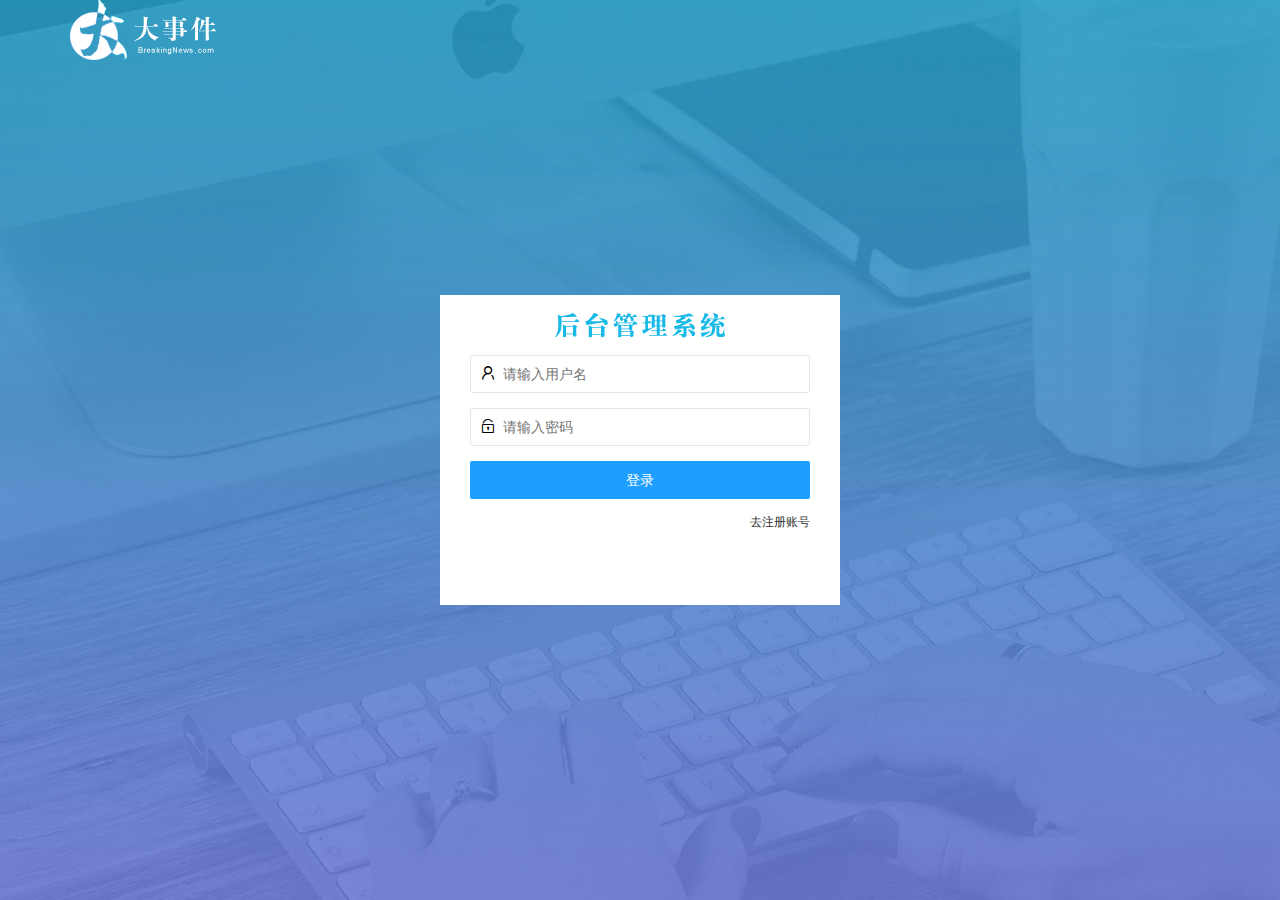
<file: login.html>
<!DOCTYPE html>
<html lang="en">

<head>
    <meta charset="UTF-8" />
    <meta http-equiv="X-UA-Compatible" content="IE=edge" />
    <meta name="viewport" content="width=device-width, initial-scale=1.0" />
    <title>大事件 登录/注册</title>
    <link rel="stylesheet" href="./assets/css/login.css" />
    <link rel="stylesheet" href="./assets/lib/layui/css/layui.css" />
</head>

<body>
    <!-- 头部的logo区域 -->
    <div class="layui-main">
        <img src="./assets/images/logo.png" alt="" />
    </div>

    <!-- 登录注册区域 -->
    <div class="loginAndRegBox">
        <div class="title-box"></div>
        <!-- 登录 -->
        <div class="login-box">
            <!-- 登录表单 -->
            <form class="layui-form" id="form_login">
                <div class="layui-form-item">
                    <!-- 用户名 -->
                    <i class="layui-icon layui-icon-username"></i>
                    <input type="text" name="username" required lay-verify="required" placeholder="请输入用户名" autocomplete="off" class="layui-input" />
                </div>
                <!-- 密码 -->
                <div class="layui-form-item">
                    <i class="layui-icon layui-icon-password"></i>
                    <input type="password" name="password" required lay-verify="required|pwd" placeholder="请输入密码" autocomplete="off" class="layui-input" />
                </div>
                <!-- 按钮 - 提交按钮和普通的区别就是lay-submit属性-->
                <div class="layui-form-item">
                    <button class="layui-btn layui-btn-fluid layui-btn-normal" lay-submit>
              登录
            </button>
                </div>
                <div class="layui-form-item links">
                    <a href="javascript:;" id="link_reg">去注册账号</a>
                </div>
            </form>
        </div>
        <!-- 注册 -->
        <div class="reg-box" id="link_login">
            <form class="layui-form" id="form_reg">
                <div class="layui-form-item">
                    <!-- 用户名 -->
                    <i class="layui-icon layui-icon-username"></i>
                    <input type="text" name="username" required lay-verify="required" placeholder="请输入用户名" autocomplete="off" class="layui-input" />
                </div>
                <div class="layui-form-item">
                    <!-- 密码 -->
                    <i class="layui-icon layui-icon-password"></i>
                    <input type="password" name="password" required lay-verify="required|pwd" placeholder="请输入密码" autocomplete="off" class="layui-input" />
                </div>
                <div class="layui-form-item">
                    <!-- 再次确认密码 -->
                    <i class="layui-icon layui-icon-password"></i>
                    <input type="password" name="password" required lay-verify="required|pwd|repwd" placeholder="再次确认密码" autocomplete="off" class="layui-input" />
                </div>
                <!-- 注意：表单提交按钮和普通按钮的区别，就是lay-submit属性 -->
                <div class="layui-form-item">
                    <button class="layui-btn layui-btn-fluid layui-btn-normal" lay-submit>
              立即注册
            </button>
                </div>
                <div class="layui-form-item links">
                    <a href="javascript:;" id="links">去登陆</a>
                </div>
            </form>
        </div>
    </div>
    <!-- 导入layui的js文件-->
    <script src="./assets/lib/layui/layui.all.js"></script>
    <!-- 导入jquery -->
    <script src="./assets/lib/jquery.js"></script>
    <script src="./assets/js/baseapi.js"></script>
    <script src="./assets/js/login.js"></script>
</body>

</html>
</file>
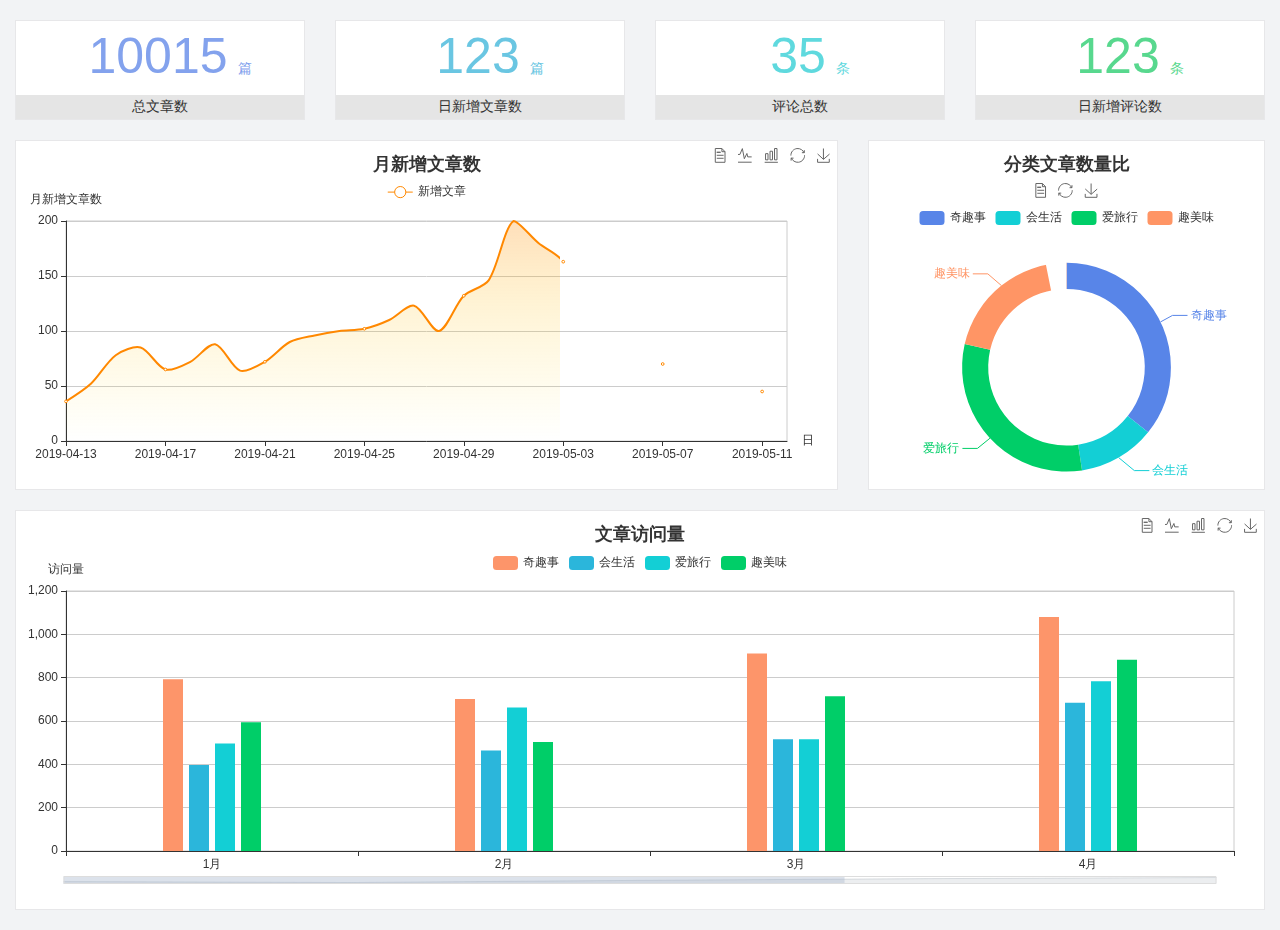
<file: home/dashboard.html>
<!DOCTYPE html>
<html lang="en">

<head>
  <meta charset="UTF-8">
  <meta name="viewport" content="width=device-width, initial-scale=1.0">
  <meta http-equiv="X-UA-Compatible" content="ie=edge">
  <title>图表统计</title>
  <link rel="stylesheet" href="../../assets/lib/bootstrap.css" />
  <link rel="stylesheet" href="../../assets/lib/main.css" />
  <script src="../../assets/lib/jquery.js"></script>
  <script type="text/javascript" src="../../assets/lib/echarts.min.js"></script>
</head>

<body>
  <div class="container-fluid">
    <div class="row spannel_list">
      <div class="col-sm-3 col-xs-6">
        <div class="spannel">
          <em>10015</em><span>篇</span>
          <b>总文章数</b>
        </div>
      </div>
      <div class="col-sm-3 col-xs-6">
        <div class="spannel scolor01">
          <em>123</em><span>篇</span>
          <b>日新增文章数</b>
        </div>
      </div>
      <div class="col-sm-3 col-xs-6">
        <div class="spannel scolor02">
          <em>35</em><span>条</span>
          <b>评论总数</b>
        </div>
      </div>
      <div class="col-sm-3 col-xs-6">
        <div class="spannel scolor03">
          <em>123</em><span>条</span>
          <b>日新增评论数</b>
        </div>
      </div>
    </div>
  </div>

  <div class="container-fluid">
    <div class="row curve-pie">
      <div class="col-lg-8 col-md-8">
        <div class="gragh_pannel" id="curve_show"></div>
      </div>
      <div class="col-lg-4 col-md-4">
        <div class="gragh_pannel" id="pie_show"></div>
      </div>
    </div>
  </div>

  <div class="container-fluid">
    <div class="column_pannel" id="column_show"></div>
  </div>

  <script>
    var oChart = echarts.init(document.getElementById('curve_show'));
    var aList_all = [
      { 'count': 36, 'date': '2019-04-13' },
      { 'count': 52, 'date': '2019-04-14' },
      { 'count': 78, 'date': '2019-04-15' },
      { 'count': 85, 'date': '2019-04-16' },
      { 'count': 65, 'date': '2019-04-17' },
      { 'count': 72, 'date': '2019-04-18' },
      { 'count': 88, 'date': '2019-04-19' },
      { 'count': 64, 'date': '2019-04-20' },
      { 'count': 72, 'date': '2019-04-21' },
      { 'count': 90, 'date': '2019-04-22' },
      { 'count': 96, 'date': '2019-04-23' },
      { 'count': 100, 'date': '2019-04-24' },
      { 'count': 102, 'date': '2019-04-25' },
      { 'count': 110, 'date': '2019-04-26' },
      { 'count': 123, 'date': '2019-04-27' },
      { 'count': 100, 'date': '2019-04-28' },
      { 'count': 132, 'date': '2019-04-29' },
      { 'count': 146, 'date': '2019-04-30' },
      { 'count': 200, 'date': '2019-05-01' },
      { 'count': 180, 'date': '2019-05-02' },
      { 'count': 163, 'date': '2019-05-03' },
      { 'count': 110, 'date': '2019-05-04' },
      { 'count': 80, 'date': '2019-05-05' },
      { 'count': 82, 'date': '2019-05-06' },
      { 'count': 70, 'date': '2019-05-07' },
      { 'count': 65, 'date': '2019-05-08' },
      { 'count': 54, 'date': '2019-05-09' },
      { 'count': 40, 'date': '2019-05-10' },
      { 'count': 45, 'date': '2019-05-11' },
      { 'count': 38, 'date': '2019-05-12' },
    ];

    let aCount = [];
    let aDate = [];

    for (var i = 0; i < aList_all.length; i++) {
      aCount.push(aList_all[i].count);
      aDate.push(aList_all[i].date);
    }

    var chartopt = {
      title: {
        text: '月新增文章数',
        left: 'center',
        top: '10'
      },
      tooltip: {
        trigger: 'axis'
      },
      legend: {
        data: ['新增文章'],
        top: '40'
      },
      toolbox: {
        show: true,
        feature: {
          mark: { show: true },
          dataView: { show: true, readOnly: false },
          magicType: { show: true, type: ['line', 'bar'] },
          restore: { show: true },
          saveAsImage: { show: true }
        }
      },
      calculable: true,
      xAxis: [
        {
          name: '日',
          type: 'category',
          boundaryGap: false,
          data: aDate
        }
      ],
      yAxis: [
        {
          name: '月新增文章数',
          type: 'value'
        }
      ],
      series: [
        {
          name: '新增文章',
          type: 'line',
          smooth: true,
          itemStyle: { normal: { areaStyle: { type: 'default' }, color: '#f80' }, lineStyle: { color: '#f80' } },
          data: aCount
        }],
      areaStyle: {
        normal: {
          color: new echarts.graphic.LinearGradient(0, 0, 0, 1, [{
            offset: 0,
            color: 'rgba(255,136,0,0.39)'
          }, {
            offset: .34,
            color: 'rgba(255,180,0,0.25)'
          }, {
            offset: 1,
            color: 'rgba(255,222,0,0.00)'
          }])

        }
      },
      grid: {
        show: true,
        x: 50,
        x2: 50,
        y: 80,
        height: 220
      }
    };

    oChart.setOption(chartopt);


    var oPie = echarts.init(document.getElementById('pie_show'));
    var oPieopt =
    {
      title: {
        top: 10,
        text: '分类文章数量比',
        x: 'center'
      },
      tooltip: {
        trigger: 'item',
        formatter: "{a} <br/>{b} : {c} ({d}%)"
      },
      color: ['#5885e8', '#13cfd5', '#00ce68', '#ff9565'],
      legend: {
        x: 'center',
        top: 65,
        data: ['奇趣事', '会生活', '爱旅行', '趣美味']
      },
      toolbox: {
        show: true,
        x: 'center',
        top: 35,
        feature: {
          mark: { show: true },
          dataView: { show: true, readOnly: false },
          magicType: {
            show: true,
            type: ['pie', 'funnel'],
            option: {
              funnel: {
                x: '25%',
                width: '50%',
                funnelAlign: 'left',
                max: 1548
              }
            }
          },
          restore: { show: true },
          saveAsImage: { show: true }
        }
      },
      calculable: true,
      series: [
        {
          name: '访问来源',
          type: 'pie',
          radius: ['45%', '60%'],
          center: ['50%', '65%'],
          data: [
            { value: 300, name: '奇趣事' },
            { value: 100, name: '会生活' },
            { value: 260, name: '爱旅行' },
            { value: 180, name: '趣美味' }
          ]
        }
      ]
    };
    oPie.setOption(oPieopt);



    var oColumn = this.echarts.init(document.getElementById('column_show'));
    var oColumnopt =
    {
      title: {
        text: '文章访问量',
        left: 'center',
        top: '10'
      },
      tooltip: {
        trigger: 'axis'
      },
      legend: {
        data: ['奇趣事', '会生活', '爱旅行', '趣美味'],
        top: '40'
      },
      toolbox: {
        show: true,
        feature: {
          mark: { show: true },
          dataView: { show: true, readOnly: false },
          magicType: { show: true, type: ['line', 'bar'] },
          restore: { show: true },
          saveAsImage: { show: true }
        }
      },
      calculable: true,
      xAxis: [
        {
          type: 'category',
          data: ['1月', '2月', '3月', '4月', '5月']
        }
      ],
      yAxis: [
        {
          name: '访问量',
          type: 'value'
        }
      ],
      series: [
        {
          name: '奇趣事',
          type: 'bar',
          barWidth: 20,
          itemStyle: {
            normal: { areaStyle: { type: 'default' }, color: '#fd956a' }
          },
          data: [800, 708, 920, 1090, 1200]
        },
        {
          name: '会生活',
          type: 'bar',
          barWidth: 20,
          itemStyle: {
            normal: { areaStyle: { type: 'default' }, color: '#2bb6db' }
          },
          data: [400, 468, 520, 690, 800]
        },
        {
          name: '爱旅行',
          type: 'bar',
          barWidth: 20,
          itemStyle: {
            normal: { areaStyle: { type: 'default' }, color: '#13cfd5' }
          },
          data: [500, 668, 520, 790, 900]
        },
        {
          name: '趣美味',
          type: 'bar',
          barWidth: 20,
          itemStyle: {
            normal: { areaStyle: { type: 'default' }, color: '#00ce68' }
          },
          data: [600, 508, 720, 890, 1000]
        }
      ],
      grid: {
        show: true,
        x: 50,
        x2: 30,
        y: 80,
        height: 260
      },
      dataZoom: [//给x轴设置滚动条
        {
          start: 0,//默认为0
          end: 100 - 1000 / 31,//默认为100
          type: 'slider',
          show: true,
          xAxisIndex: [0],
          handleSize: 0,//滑动条的 左右2个滑动条的大小
          height: 8,//组件高度
          left: 45, //左边的距离
          right: 50,//右边的距离
          bottom: 26,//右边的距离
          handleColor: '#ddd',//h滑动图标的颜色
          handleStyle: {
            borderColor: "#cacaca",
            borderWidth: "1",
            shadowBlur: 2,
            background: "#ddd",
            shadowColor: "#ddd",
          }
        }]
    };
    oColumn.setOption(oColumnopt);
  </script>
</body>

</html>
</file>
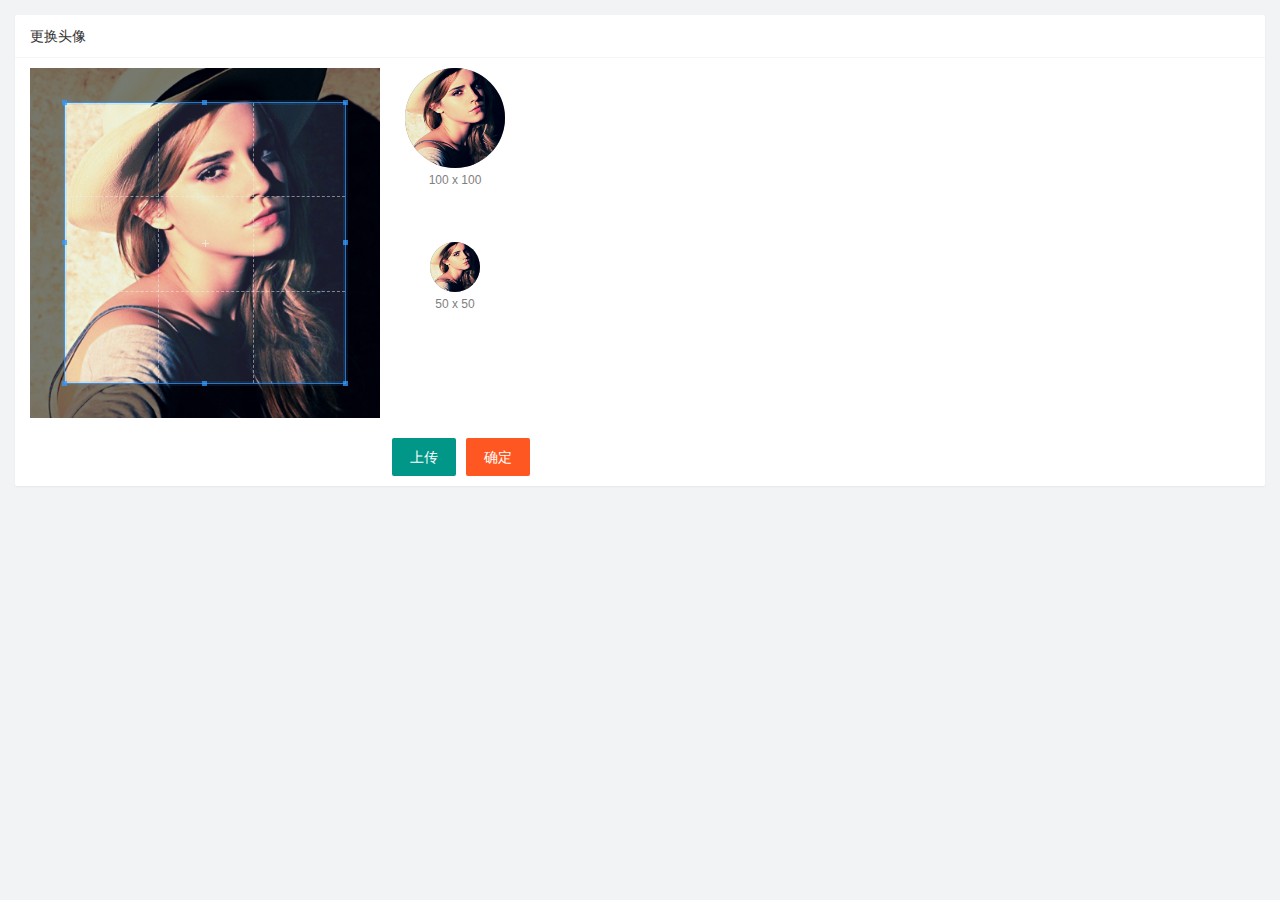
<file: user/user_avatar.html>
<!DOCTYPE html>
<html lang="en">

<head>
    <meta charset="UTF-8" />
    <meta http-equiv="X-UA-Compatible" content="IE=edge" />
    <meta name="viewport" content="width=device-width, initial-scale=1.0" />
    <link rel="stylesheet" href="../assets/lib/layui/css/layui.css" />
    <link rel="stylesheet" href="../assets/lib/cropper/cropper.css" />
    <link rel="stylesheet" href="../assets/css/user/user_avatar.css" />

    <title>Document</title>
</head>

<body>
    <!-- 卡片区域 -->
    <div class="layui-card">
        <div class="layui-card-header">更换头像</div>
        <div class="layui-card-body">
            <!-- 第一行的图片裁剪和预览区域 -->
            <div class="row1">
                <!-- 图片裁剪区域 -->
                <div class="cropper-box">
                    <!-- 这个 img 标签很重要，将来会把它初始化为裁剪区域 -->
                    <img id="image" src="/assets/images/sample.jpg" />
                </div>
                <!-- 图片的预览区域 -->
                <div class="preview-box">
                    <div>
                        <!-- 宽高为 100px 的预览区域 -->
                        <div class="img-preview w100"></div>
                        <p class="size">100 x 100</p>
                    </div>
                    <div>
                        <!-- 宽高为 50px 的预览区域 -->
                        <div class="img-preview w50"></div>
                        <p class="size">50 x 50</p>
                    </div>
                </div>
            </div>

            <!-- 第二行的按钮区域 -->
            <div class="row2">
                <!-- 通过accept属性可以指定用户选择什么类型的文件 -->
                <input type="file" id="file" accept="image/png,image/jpeg" />
                <button type="button" class="layui-btn" id="btnChooseImage">
            上传
          </button>
                <button type="button" class="layui-btn layui-btn-danger" id="btnUpload">
            确定
          </button>
            </div>
        </div>
    </div>
    <script src="../assets/lib/layui/layui.all.js"></script>
    <script src="../assets/lib/jquery.js"></script>
    <script src="../assets/lib/cropper/Cropper.js"></script>
    <script src="../assets/lib/cropper/jquery-cropper.js"></script>
    <script src="../assets/js/baseapi.js"></script>
    <script src="../assets/js/user/user_avatar.js"></script>
</body>

</html>
</file>
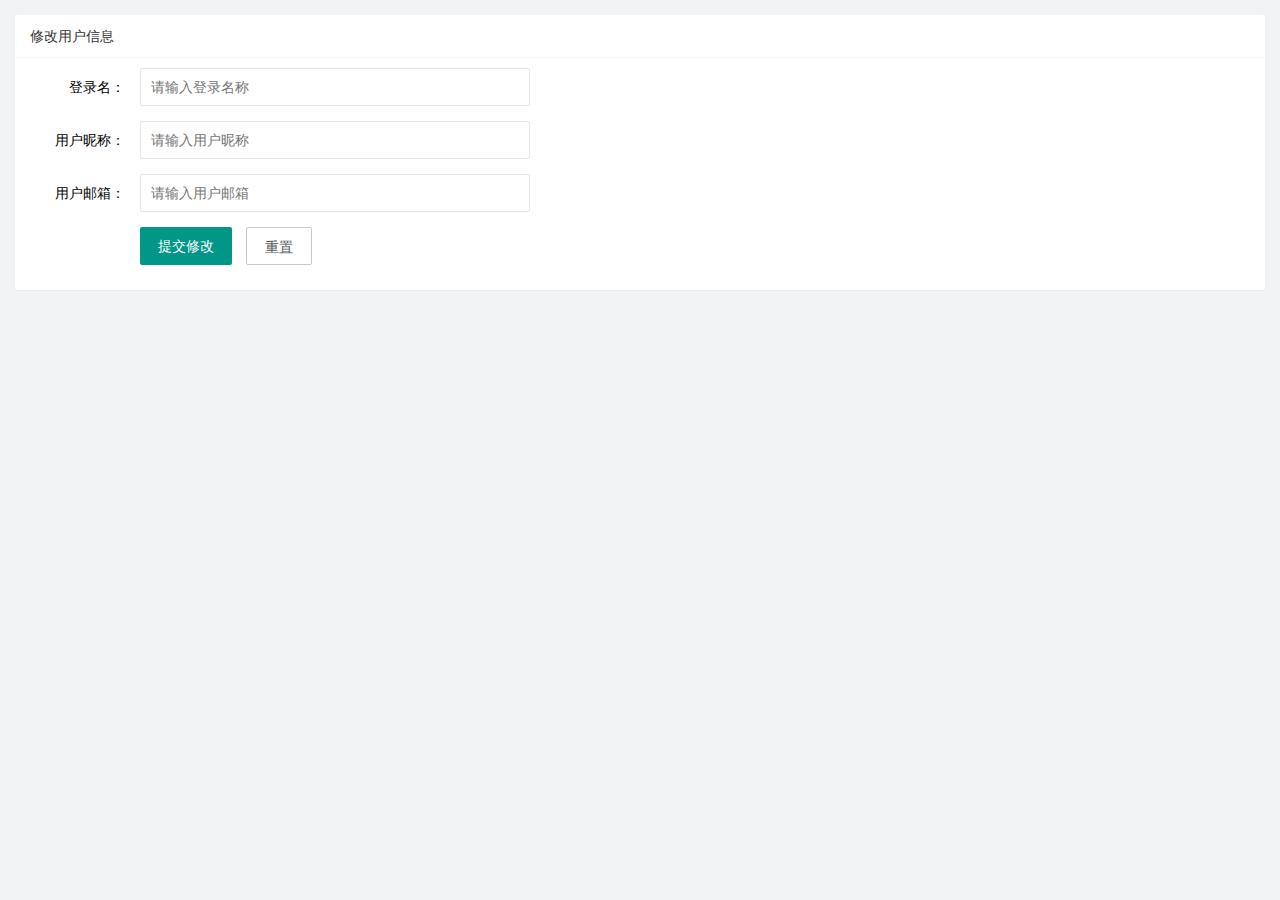
<file: user/user_info.html>
<!DOCTYPE html>
<html lang="en">

<head>
    <meta charset="UTF-8" />
    <meta http-equiv="X-UA-Compatible" content="IE=edge" />
    <meta name="viewport" content="width=device-width, initial-scale=1.0" />
    <title>Document</title>
    <!-- 导入layui的样式 -->
    <link rel="stylesheet" href="../assets/lib/layui/css/layui.css" />
    <link rel="stylesheet" href="../assets/css/user/user_info.css" />
</head>

<body>
    <!-- 卡片区域 -->
    <div class="layui-card">
        <div class="layui-card-header">修改用户信息</div>
        <div class="layui-card-body">
            <!--  form表单区域 -->
            <form class="layui-form" lay-filter="formUserInfo">
                <!-- 隐藏域 -->
                <input type="hidden" name="id" />
                <div class="layui-form-item">
                    <label class="layui-form-label">登录名：</label>
                    <div class="layui-input-block">
                        <input type="text" name="username" required lay-verify="required" placeholder="请输入登录名称" autocomplete="off" class="layui-input" readonly />
                    </div>
                </div>
                <div class="layui-form-item">
                    <label class="layui-form-label">用户昵称：</label>
                    <div class="layui-input-block">
                        <input type="text" name="nickname" required lay-verify="required|nickname" placeholder="请输入用户昵称" autocomplete="off" class="layui-input" />
                    </div>
                </div>
                <div class="layui-form-item">
                    <label class="layui-form-label">用户邮箱：</label>
                    <div class="layui-input-block">
                        <input type="text" name="email" required lay-verify="required|email" placeholder="请输入用户邮箱" autocomplete="off" class="layui-input" />
                    </div>
                </div>
                <div class="layui-form-item">
                    <div class="layui-input-block">
                        <button class="layui-btn" lay-submit lay-filter="formDemo">
                提交修改
              </button>
                        <button type="reset" class="layui-btn layui-btn-primary">
                重置
              </button>
                    </div>
                </div>
            </form>
        </div>
    </div>
    <!-- 导入layui的js -->
    <script src="../assets/lib/layui/layui.all.js"></script>
    <!-- jquery -->
    <script src="../assets/lib/jquery.js"></script>
    <!-- 导入baseapi -->
    <script src="../assets/js/baseapi.js"></script>
    <!-- 自己的 -->
    <script src="../assets/js/user/user_info.js"></script>
</body>

</html>
</file>
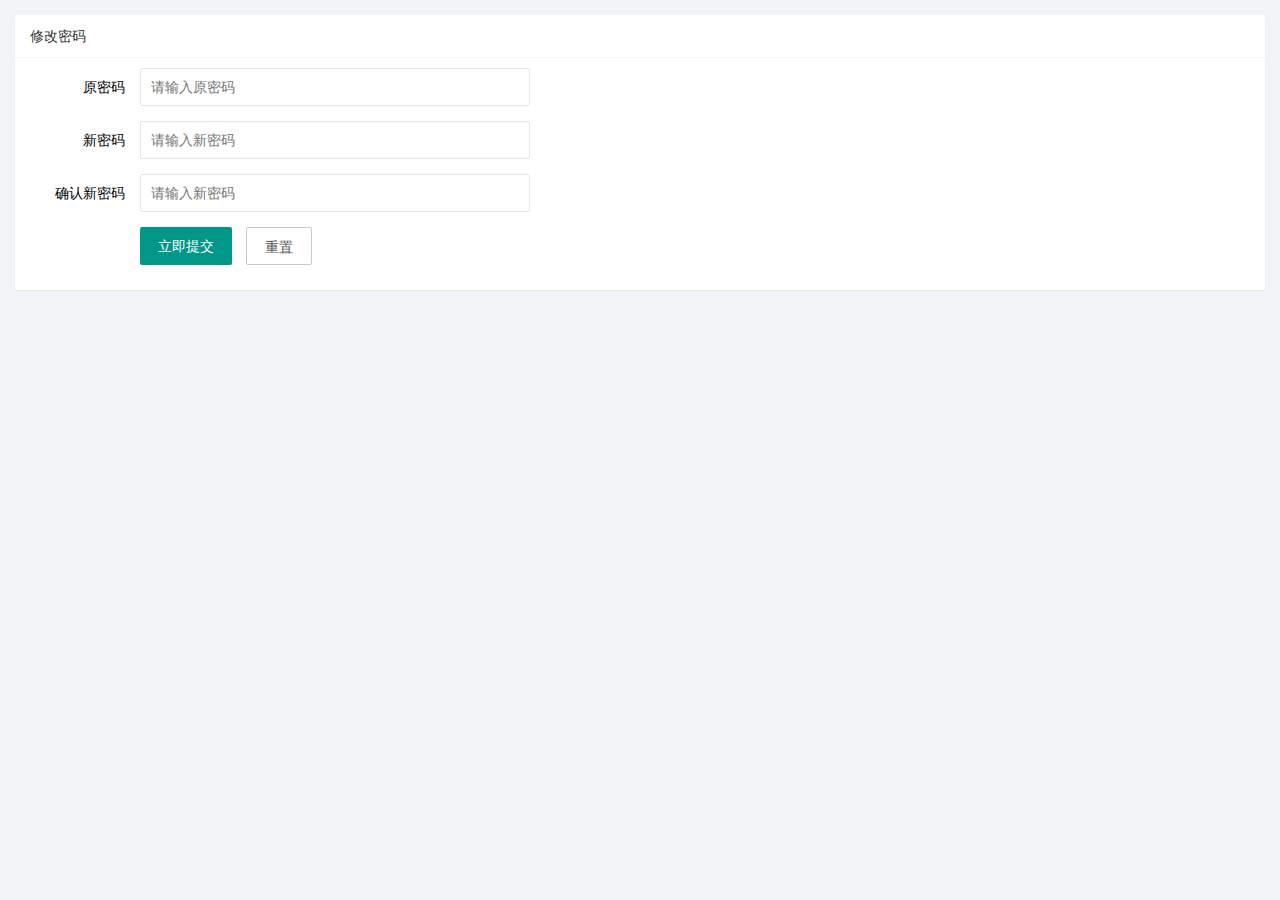
<file: user/user_pwd.html>
<!DOCTYPE html>
<html lang="en">

<head>
    <meta charset="UTF-8" />
    <meta http-equiv="X-UA-Compatible" content="IE=edge" />
    <meta name="viewport" content="width=device-width, initial-scale=1.0" />
    <title>Document</title>
    <link rel="stylesheet" href="../assets/lib/layui/css/layui.css" />
    <link rel="stylesheet" href="../assets/css/user/user_pwd.css" />
</head>

<body>
    <!-- 卡片区域 -->
    <div class="layui-card">
        <div class="layui-card-header">修改密码</div>
        <div class="layui-card-body">
            <form class="layui-form">
                <div class="layui-form-item">
                    <label class="layui-form-label">原密码</label>
                    <div class="layui-input-block">
                        <input type="password" name="oldPwd" required lay-verify="required|pwd" placeholder="请输入原密码" autocomplete="off" class="layui-input" />
                    </div>
                </div>
                <div class="layui-form-item">
                    <label class="layui-form-label">新密码</label>
                    <div class="layui-input-block">
                        <input type="password" name="newPwd" required lay-verify="required|pwd|samePwd" placeholder="请输入新密码" autocomplete="off" class="layui-input" />
                    </div>
                </div>
                <div class="layui-form-item">
                    <label class="layui-form-label">确认新密码</label>
                    <div class="layui-input-block">
                        <input type="password" name="rePwd" required lay-verify="required|pwd|rePwd" placeholder="请输入新密码" autocomplete="off" class="layui-input" />
                    </div>
                </div>
                <div class="layui-form-item">
                    <div class="layui-input-block">
                        <button class="layui-btn" lay-submit lay-filter="formDemo">
                立即提交
              </button>
                        <button type="reset" class="layui-btn layui-btn-primary">
                重置
              </button>
                    </div>
                </div>
            </form>
        </div>
    </div>
    <script src="../assets/lib/layui/layui.all.js"></script>
    <script src="../assets/lib/jquery.js"></script>
    <script src="../assets/js/baseapi.js"></script>
    <script src="../assets/js/user/user_pwd.js"></script>
</body>

</html>
</file>
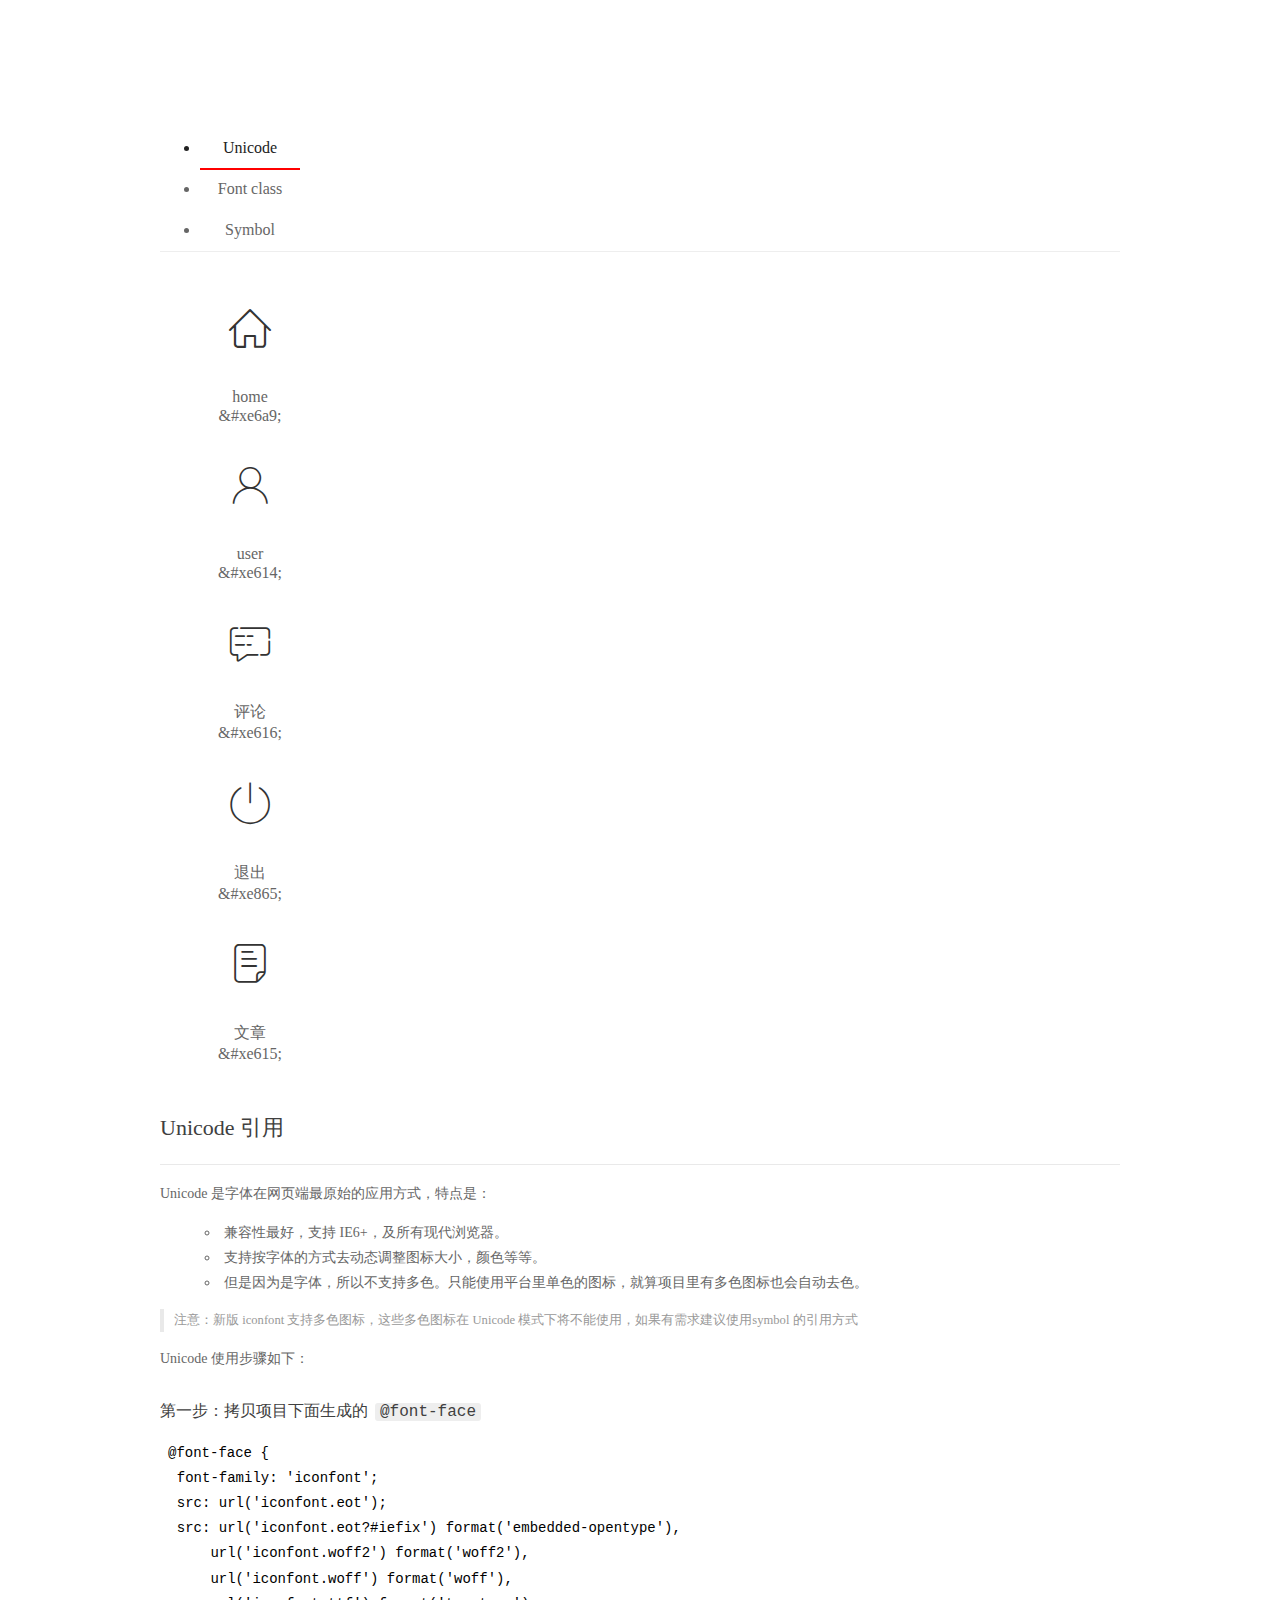
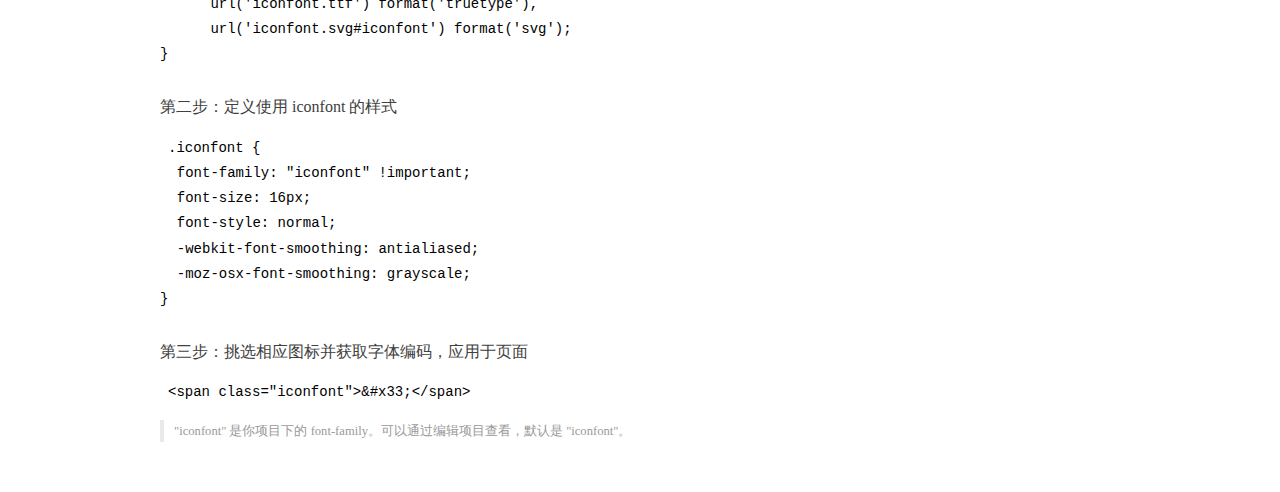
<file: assets/fonts/demo_index.html>
<!DOCTYPE html>
<html>
<head>
  <meta charset="utf-8"/>
  <title>IconFont Demo</title>
  <link rel="shortcut icon" href="https://gtms04.alicdn.com/tps/i4/TB1_oz6GVXXXXaFXpXXJDFnIXXX-64-64.ico" type="image/x-icon"/>
  <link rel="stylesheet" href="https://g.alicdn.com/thx/cube/1.3.2/cube.min.css">
  <link rel="stylesheet" href="demo.css">
  <link rel="stylesheet" href="iconfont.css">
  <script src="iconfont.js"></script>
  <!-- jQuery -->
  <script src="https://a1.alicdn.com/oss/uploads/2018/12/26/7bfddb60-08e8-11e9-9b04-53e73bb6408b.js"></script>
  <!-- 代码高亮 -->
  <script src="https://a1.alicdn.com/oss/uploads/2018/12/26/a3f714d0-08e6-11e9-8a15-ebf944d7534c.js"></script>
</head>
<body>
  <div class="main">
    <h1 class="logo"><a href="https://www.iconfont.cn/" title="iconfont 首页" target="_blank">&#xe86b;</a></h1>
    <div class="nav-tabs">
      <ul id="tabs" class="dib-box">
        <li class="dib active"><span>Unicode</span></li>
        <li class="dib"><span>Font class</span></li>
        <li class="dib"><span>Symbol</span></li>
      </ul>
      
    </div>
    <div class="tab-container">
      <div class="content unicode" style="display: block;">
          <ul class="icon_lists dib-box">
          
            <li class="dib">
              <span class="icon iconfont">&#xe6a9;</span>
                <div class="name">home</div>
                <div class="code-name">&amp;#xe6a9;</div>
              </li>
          
            <li class="dib">
              <span class="icon iconfont">&#xe614;</span>
                <div class="name">user</div>
                <div class="code-name">&amp;#xe614;</div>
              </li>
          
            <li class="dib">
              <span class="icon iconfont">&#xe616;</span>
                <div class="name">评论</div>
                <div class="code-name">&amp;#xe616;</div>
              </li>
          
            <li class="dib">
              <span class="icon iconfont">&#xe865;</span>
                <div class="name">退出</div>
                <div class="code-name">&amp;#xe865;</div>
              </li>
          
            <li class="dib">
              <span class="icon iconfont">&#xe615;</span>
                <div class="name">文章</div>
                <div class="code-name">&amp;#xe615;</div>
              </li>
          
          </ul>
          <div class="article markdown">
          <h2 id="unicode-">Unicode 引用</h2>
          <hr>

          <p>Unicode 是字体在网页端最原始的应用方式，特点是：</p>
          <ul>
            <li>兼容性最好，支持 IE6+，及所有现代浏览器。</li>
            <li>支持按字体的方式去动态调整图标大小，颜色等等。</li>
            <li>但是因为是字体，所以不支持多色。只能使用平台里单色的图标，就算项目里有多色图标也会自动去色。</li>
          </ul>
          <blockquote>
            <p>注意：新版 iconfont 支持多色图标，这些多色图标在 Unicode 模式下将不能使用，如果有需求建议使用symbol 的引用方式</p>
          </blockquote>
          <p>Unicode 使用步骤如下：</p>
          <h3 id="-font-face">第一步：拷贝项目下面生成的 <code>@font-face</code></h3>
<pre><code class="language-css"
>@font-face {
  font-family: 'iconfont';
  src: url('iconfont.eot');
  src: url('iconfont.eot?#iefix') format('embedded-opentype'),
      url('iconfont.woff2') format('woff2'),
      url('iconfont.woff') format('woff'),
      url('iconfont.ttf') format('truetype'),
      url('iconfont.svg#iconfont') format('svg');
}
</code></pre>
          <h3 id="-iconfont-">第二步：定义使用 iconfont 的样式</h3>
<pre><code class="language-css"
>.iconfont {
  font-family: "iconfont" !important;
  font-size: 16px;
  font-style: normal;
  -webkit-font-smoothing: antialiased;
  -moz-osx-font-smoothing: grayscale;
}
</code></pre>
          <h3 id="-">第三步：挑选相应图标并获取字体编码，应用于页面</h3>
<pre>
<code class="language-html"
>&lt;span class="iconfont"&gt;&amp;#x33;&lt;/span&gt;
</code></pre>
          <blockquote>
            <p>"iconfont" 是你项目下的 font-family。可以通过编辑项目查看，默认是 "iconfont"。</p>
          </blockquote>
          </div>
      </div>
      <div class="content font-class">
        <ul class="icon_lists dib-box">
          
          <li class="dib">
            <span class="icon iconfont icon-home"></span>
            <div class="name">
              home
            </div>
            <div class="code-name">.icon-home
            </div>
          </li>
          
          <li class="dib">
            <span class="icon iconfont icon-user"></span>
            <div class="name">
              user
            </div>
            <div class="code-name">.icon-user
            </div>
          </li>
          
          <li class="dib">
            <span class="icon iconfont icon-pinglun"></span>
            <div class="name">
              评论
            </div>
            <div class="code-name">.icon-pinglun
            </div>
          </li>
          
          <li class="dib">
            <span class="icon iconfont icon-tuichu"></span>
            <div class="name">
              退出
            </div>
            <div class="code-name">.icon-tuichu
            </div>
          </li>
          
          <li class="dib">
            <span class="icon iconfont icon-16"></span>
            <div class="name">
              文章
            </div>
            <div class="code-name">.icon-16
            </div>
          </li>
          
        </ul>
        <div class="article markdown">
        <h2 id="font-class-">font-class 引用</h2>
        <hr>

        <p>font-class 是 Unicode 使用方式的一种变种，主要是解决 Unicode 书写不直观，语意不明确的问题。</p>
        <p>与 Unicode 使用方式相比，具有如下特点：</p>
        <ul>
          <li>兼容性良好，支持 IE8+，及所有现代浏览器。</li>
          <li>相比于 Unicode 语意明确，书写更直观。可以很容易分辨这个 icon 是什么。</li>
          <li>因为使用 class 来定义图标，所以当要替换图标时，只需要修改 class 里面的 Unicode 引用。</li>
          <li>不过因为本质上还是使用的字体，所以多色图标还是不支持的。</li>
        </ul>
        <p>使用步骤如下：</p>
        <h3 id="-fontclass-">第一步：引入项目下面生成的 fontclass 代码：</h3>
<pre><code class="language-html">&lt;link rel="stylesheet" href="./iconfont.css"&gt;
</code></pre>
        <h3 id="-">第二步：挑选相应图标并获取类名，应用于页面：</h3>
<pre><code class="language-html">&lt;span class="iconfont icon-xxx"&gt;&lt;/span&gt;
</code></pre>
        <blockquote>
          <p>"
            iconfont" 是你项目下的 font-family。可以通过编辑项目查看，默认是 "iconfont"。</p>
        </blockquote>
      </div>
      </div>
      <div class="content symbol">
          <ul class="icon_lists dib-box">
          
            <li class="dib">
                <svg class="icon svg-icon" aria-hidden="true">
                  <use xlink:href="#icon-home"></use>
                </svg>
                <div class="name">home</div>
                <div class="code-name">#icon-home</div>
            </li>
          
            <li class="dib">
                <svg class="icon svg-icon" aria-hidden="true">
                  <use xlink:href="#icon-user"></use>
                </svg>
                <div class="name">user</div>
                <div class="code-name">#icon-user</div>
            </li>
          
            <li class="dib">
                <svg class="icon svg-icon" aria-hidden="true">
                  <use xlink:href="#icon-pinglun"></use>
                </svg>
                <div class="name">评论</div>
                <div class="code-name">#icon-pinglun</div>
            </li>
          
            <li class="dib">
                <svg class="icon svg-icon" aria-hidden="true">
                  <use xlink:href="#icon-tuichu"></use>
                </svg>
                <div class="name">退出</div>
                <div class="code-name">#icon-tuichu</div>
            </li>
          
            <li class="dib">
                <svg class="icon svg-icon" aria-hidden="true">
                  <use xlink:href="#icon-16"></use>
                </svg>
                <div class="name">文章</div>
                <div class="code-name">#icon-16</div>
            </li>
          
          </ul>
          <div class="article markdown">
          <h2 id="symbol-">Symbol 引用</h2>
          <hr>

          <p>这是一种全新的使用方式，应该说这才是未来的主流，也是平台目前推荐的用法。相关介绍可以参考这篇<a href="">文章</a>
            这种用法其实是做了一个 SVG 的集合，与另外两种相比具有如下特点：</p>
          <ul>
            <li>支持多色图标了，不再受单色限制。</li>
            <li>通过一些技巧，支持像字体那样，通过 <code>font-size</code>, <code>color</code> 来调整样式。</li>
            <li>兼容性较差，支持 IE9+，及现代浏览器。</li>
            <li>浏览器渲染 SVG 的性能一般，还不如 png。</li>
          </ul>
          <p>使用步骤如下：</p>
          <h3 id="-symbol-">第一步：引入项目下面生成的 symbol 代码：</h3>
<pre><code class="language-html">&lt;script src="./iconfont.js"&gt;&lt;/script&gt;
</code></pre>
          <h3 id="-css-">第二步：加入通用 CSS 代码（引入一次就行）：</h3>
<pre><code class="language-html">&lt;style&gt;
.icon {
  width: 1em;
  height: 1em;
  vertical-align: -0.15em;
  fill: currentColor;
  overflow: hidden;
}
&lt;/style&gt;
</code></pre>
          <h3 id="-">第三步：挑选相应图标并获取类名，应用于页面：</h3>
<pre><code class="language-html">&lt;svg class="icon" aria-hidden="true"&gt;
  &lt;use xlink:href="#icon-xxx"&gt;&lt;/use&gt;
&lt;/svg&gt;
</code></pre>
          </div>
      </div>

    </div>
  </div>
  <script>
  $(document).ready(function () {
      $('.tab-container .content:first').show()

      $('#tabs li').click(function (e) {
        var tabContent = $('.tab-container .content')
        var index = $(this).index()

        if ($(this).hasClass('active')) {
          return
        } else {
          $('#tabs li').removeClass('active')
          $(this).addClass('active')

          tabContent.hide().eq(index).fadeIn()
        }
      })
    })
  </script>
</body>
</html>
</file>
<file: assets/css/login.css>
html,
body {
    margin: 0;
    padding: 0;
    width: 100%;
    height: 100%;
    background: url("/assets/images/login_bg.jpg") no-repeat center;
    background-size: cover;
}

.loginAndRegBox {
    width: 400px;
    height: 310px;
    background-color: #fff;
    position: absolute;
    left: 50%;
    top: 50%;
    transform: translate(-50%, -50%);
}

.title-box {
    height: 60px;
    background: url("/assets/images/login_title.png") no-repeat center;
}

.reg-box {
    display: none;
}

.layui-form {
    padding: 0 30px;
}

.links {
    display: flex;
    justify-content: flex-end;
}

.links a {
    font-size: 12px;
}

.layui-form-item {
    position: relative;
}

.layui-icon {
    position: absolute;
    left: 10px;
    top: 10px;
}

.layui-input {
    padding-left: 32px !important;
}
</file>
<file: assets/lib/layui/css/layui.css>
/** layui-v2.5.5 MIT License By https://www.layui.com */
 .layui-inline,img{display:inline-block;vertical-align:middle}h1,h2,h3,h4,h5,h6{font-weight:400}.layui-edge,.layui-header,.layui-inline,.layui-main{position:relative}.layui-body,.layui-edge,.layui-elip{overflow:hidden}.layui-btn,.layui-edge,.layui-inline,img{vertical-align:middle}.layui-btn,.layui-disabled,.layui-icon,.layui-unselect{-moz-user-select:none;-webkit-user-select:none;-ms-user-select:none}.layui-elip,.layui-form-checkbox span,.layui-form-pane .layui-form-label{text-overflow:ellipsis;white-space:nowrap}.layui-breadcrumb,.layui-tree-btnGroup{visibility:hidden}blockquote,body,button,dd,div,dl,dt,form,h1,h2,h3,h4,h5,h6,input,li,ol,p,pre,td,textarea,th,ul{margin:0;padding:0;-webkit-tap-highlight-color:rgba(0,0,0,0)}a:active,a:hover{outline:0}img{border:none}li{list-style:none}table{border-collapse:collapse;border-spacing:0}h4,h5,h6{font-size:100%}button,input,optgroup,option,select,textarea{font-family:inherit;font-size:inherit;font-style:inherit;font-weight:inherit;outline:0}pre{white-space:pre-wrap;white-space:-moz-pre-wrap;white-space:-pre-wrap;white-space:-o-pre-wrap;word-wrap:break-word}body{line-height:24px;font:14px Helvetica Neue,Helvetica,PingFang SC,Tahoma,Arial,sans-serif}hr{height:1px;margin:10px 0;border:0;clear:both}a{color:#333;text-decoration:none}a:hover{color:#777}a cite{font-style:normal;*cursor:pointer}.layui-border-box,.layui-border-box *{box-sizing:border-box}.layui-box,.layui-box *{box-sizing:content-box}.layui-clear{clear:both;*zoom:1}.layui-clear:after{content:'\20';clear:both;*zoom:1;display:block;height:0}.layui-inline{*display:inline;*zoom:1}.layui-edge{display:inline-block;width:0;height:0;border-width:6px;border-style:dashed;border-color:transparent}.layui-edge-top{top:-4px;border-bottom-color:#999;border-bottom-style:solid}.layui-edge-right{border-left-color:#999;border-left-style:solid}.layui-edge-bottom{top:2px;border-top-color:#999;border-top-style:solid}.layui-edge-left{border-right-color:#999;border-right-style:solid}.layui-disabled,.layui-disabled:hover{color:#d2d2d2!important;cursor:not-allowed!important}.layui-circle{border-radius:100%}.layui-show{display:block!important}.layui-hide{display:none!important}@font-face{font-family:layui-icon;src:url(../font/iconfont.eot?v=250);src:url(../font/iconfont.eot?v=250#iefix) format('embedded-opentype'),url(../font/iconfont.woff2?v=250) format('woff2'),url(../font/iconfont.woff?v=250) format('woff'),url(../font/iconfont.ttf?v=250) format('truetype'),url(../font/iconfont.svg?v=250#layui-icon) format('svg')}.layui-icon{font-family:layui-icon!important;font-size:16px;font-style:normal;-webkit-font-smoothing:antialiased;-moz-osx-font-smoothing:grayscale}.layui-icon-reply-fill:before{content:"\e611"}.layui-icon-set-fill:before{content:"\e614"}.layui-icon-menu-fill:before{content:"\e60f"}.layui-icon-search:before{content:"\e615"}.layui-icon-share:before{content:"\e641"}.layui-icon-set-sm:before{content:"\e620"}.layui-icon-engine:before{content:"\e628"}.layui-icon-close:before{content:"\1006"}.layui-icon-close-fill:before{content:"\1007"}.layui-icon-chart-screen:before{content:"\e629"}.layui-icon-star:before{content:"\e600"}.layui-icon-circle-dot:before{content:"\e617"}.layui-icon-chat:before{content:"\e606"}.layui-icon-release:before{content:"\e609"}.layui-icon-list:before{content:"\e60a"}.layui-icon-chart:before{content:"\e62c"}.layui-icon-ok-circle:before{content:"\1005"}.layui-icon-layim-theme:before{content:"\e61b"}.layui-icon-table:before{content:"\e62d"}.layui-icon-right:before{content:"\e602"}.layui-icon-left:before{content:"\e603"}.layui-icon-cart-simple:before{content:"\e698"}.layui-icon-face-cry:before{content:"\e69c"}.layui-icon-face-smile:before{content:"\e6af"}.layui-icon-survey:before{content:"\e6b2"}.layui-icon-tree:before{content:"\e62e"}.layui-icon-upload-circle:before{content:"\e62f"}.layui-icon-add-circle:before{content:"\e61f"}.layui-icon-download-circle:before{content:"\e601"}.layui-icon-templeate-1:before{content:"\e630"}.layui-icon-util:before{content:"\e631"}.layui-icon-face-surprised:before{content:"\e664"}.layui-icon-edit:before{content:"\e642"}.layui-icon-speaker:before{content:"\e645"}.layui-icon-down:before{content:"\e61a"}.layui-icon-file:before{content:"\e621"}.layui-icon-layouts:before{content:"\e632"}.layui-icon-rate-half:before{content:"\e6c9"}.layui-icon-add-circle-fine:before{content:"\e608"}.layui-icon-prev-circle:before{content:"\e633"}.layui-icon-read:before{content:"\e705"}.layui-icon-404:before{content:"\e61c"}.layui-icon-carousel:before{content:"\e634"}.layui-icon-help:before{content:"\e607"}.layui-icon-code-circle:before{content:"\e635"}.layui-icon-water:before{content:"\e636"}.layui-icon-username:before{content:"\e66f"}.layui-icon-find-fill:before{content:"\e670"}.layui-icon-about:before{content:"\e60b"}.layui-icon-location:before{content:"\e715"}.layui-icon-up:before{content:"\e619"}.layui-icon-pause:before{content:"\e651"}.layui-icon-date:before{content:"\e637"}.layui-icon-layim-uploadfile:before{content:"\e61d"}.layui-icon-delete:before{content:"\e640"}.layui-icon-play:before{content:"\e652"}.layui-icon-top:before{content:"\e604"}.layui-icon-friends:before{content:"\e612"}.layui-icon-refresh-3:before{content:"\e9aa"}.layui-icon-ok:before{content:"\e605"}.layui-icon-layer:before{content:"\e638"}.layui-icon-face-smile-fine:before{content:"\e60c"}.layui-icon-dollar:before{content:"\e659"}.layui-icon-group:before{content:"\e613"}.layui-icon-layim-download:before{content:"\e61e"}.layui-icon-picture-fine:before{content:"\e60d"}.layui-icon-link:before{content:"\e64c"}.layui-icon-diamond:before{content:"\e735"}.layui-icon-log:before{content:"\e60e"}.layui-icon-rate-solid:before{content:"\e67a"}.layui-icon-fonts-del:before{content:"\e64f"}.layui-icon-unlink:before{content:"\e64d"}.layui-icon-fonts-clear:before{content:"\e639"}.layui-icon-triangle-r:before{content:"\e623"}.layui-icon-circle:before{content:"\e63f"}.layui-icon-radio:before{content:"\e643"}.layui-icon-align-center:before{content:"\e647"}.layui-icon-align-right:before{content:"\e648"}.layui-icon-align-left:before{content:"\e649"}.layui-icon-loading-1:before{content:"\e63e"}.layui-icon-return:before{content:"\e65c"}.layui-icon-fonts-strong:before{content:"\e62b"}.layui-icon-upload:before{content:"\e67c"}.layui-icon-dialogue:before{content:"\e63a"}.layui-icon-video:before{content:"\e6ed"}.layui-icon-headset:before{content:"\e6fc"}.layui-icon-cellphone-fine:before{content:"\e63b"}.layui-icon-add-1:before{content:"\e654"}.layui-icon-face-smile-b:before{content:"\e650"}.layui-icon-fonts-html:before{content:"\e64b"}.layui-icon-form:before{content:"\e63c"}.layui-icon-cart:before{content:"\e657"}.layui-icon-camera-fill:before{content:"\e65d"}.layui-icon-tabs:before{content:"\e62a"}.layui-icon-fonts-code:before{content:"\e64e"}.layui-icon-fire:before{content:"\e756"}.layui-icon-set:before{content:"\e716"}.layui-icon-fonts-u:before{content:"\e646"}.layui-icon-triangle-d:before{content:"\e625"}.layui-icon-tips:before{content:"\e702"}.layui-icon-picture:before{content:"\e64a"}.layui-icon-more-vertical:before{content:"\e671"}.layui-icon-flag:before{content:"\e66c"}.layui-icon-loading:before{content:"\e63d"}.layui-icon-fonts-i:before{content:"\e644"}.layui-icon-refresh-1:before{content:"\e666"}.layui-icon-rmb:before{content:"\e65e"}.layui-icon-home:before{content:"\e68e"}.layui-icon-user:before{content:"\e770"}.layui-icon-notice:before{content:"\e667"}.layui-icon-login-weibo:before{content:"\e675"}.layui-icon-voice:before{content:"\e688"}.layui-icon-upload-drag:before{content:"\e681"}.layui-icon-login-qq:before{content:"\e676"}.layui-icon-snowflake:before{content:"\e6b1"}.layui-icon-file-b:before{content:"\e655"}.layui-icon-template:before{content:"\e663"}.layui-icon-auz:before{content:"\e672"}.layui-icon-console:before{content:"\e665"}.layui-icon-app:before{content:"\e653"}.layui-icon-prev:before{content:"\e65a"}.layui-icon-website:before{content:"\e7ae"}.layui-icon-next:before{content:"\e65b"}.layui-icon-component:before{content:"\e857"}.layui-icon-more:before{content:"\e65f"}.layui-icon-login-wechat:before{content:"\e677"}.layui-icon-shrink-right:before{content:"\e668"}.layui-icon-spread-left:before{content:"\e66b"}.layui-icon-camera:before{content:"\e660"}.layui-icon-note:before{content:"\e66e"}.layui-icon-refresh:before{content:"\e669"}.layui-icon-female:before{content:"\e661"}.layui-icon-male:before{content:"\e662"}.layui-icon-password:before{content:"\e673"}.layui-icon-senior:before{content:"\e674"}.layui-icon-theme:before{content:"\e66a"}.layui-icon-tread:before{content:"\e6c5"}.layui-icon-praise:before{content:"\e6c6"}.layui-icon-star-fill:before{content:"\e658"}.layui-icon-rate:before{content:"\e67b"}.layui-icon-template-1:before{content:"\e656"}.layui-icon-vercode:before{content:"\e679"}.layui-icon-cellphone:before{content:"\e678"}.layui-icon-screen-full:before{content:"\e622"}.layui-icon-screen-restore:before{content:"\e758"}.layui-icon-cols:before{content:"\e610"}.layui-icon-export:before{content:"\e67d"}.layui-icon-print:before{content:"\e66d"}.layui-icon-slider:before{content:"\e714"}.layui-icon-addition:before{content:"\e624"}.layui-icon-subtraction:before{content:"\e67e"}.layui-icon-service:before{content:"\e626"}.layui-icon-transfer:before{content:"\e691"}.layui-main{width:1140px;margin:0 auto}.layui-header{z-index:1000;height:60px}.layui-header a:hover{transition:all .5s;-webkit-transition:all .5s}.layui-side{position:fixed;left:0;top:0;bottom:0;z-index:999;width:200px;overflow-x:hidden}.layui-side-scroll{position:relative;width:220px;height:100%;overflow-x:hidden}.layui-body{position:absolute;left:200px;right:0;top:0;bottom:0;z-index:998;width:auto;overflow-y:auto;box-sizing:border-box}.layui-layout-body{overflow:hidden}.layui-layout-admin .layui-header{background-color:#23262E}.layui-layout-admin .layui-side{top:60px;width:200px;overflow-x:hidden}.layui-layout-admin .layui-body{position:fixed;top:60px;bottom:44px}.layui-layout-admin .layui-main{width:auto;margin:0 15px}.layui-layout-admin .layui-footer{position:fixed;left:200px;right:0;bottom:0;height:44px;line-height:44px;padding:0 15px;background-color:#eee}.layui-layout-admin .layui-logo{position:absolute;left:0;top:0;width:200px;height:100%;line-height:60px;text-align:center;color:#009688;font-size:16px}.layui-layout-admin .layui-header .layui-nav{background:0 0}.layui-layout-left{position:absolute!important;left:200px;top:0}.layui-layout-right{position:absolute!important;right:0;top:0}.layui-container{position:relative;margin:0 auto;padding:0 15px;box-sizing:border-box}.layui-fluid{position:relative;margin:0 auto;padding:0 15px}.layui-row:after,.layui-row:before{content:'';display:block;clear:both}.layui-col-lg1,.layui-col-lg10,.layui-col-lg11,.layui-col-lg12,.layui-col-lg2,.layui-col-lg3,.layui-col-lg4,.layui-col-lg5,.layui-col-lg6,.layui-col-lg7,.layui-col-lg8,.layui-col-lg9,.layui-col-md1,.layui-col-md10,.layui-col-md11,.layui-col-md12,.layui-col-md2,.layui-col-md3,.layui-col-md4,.layui-col-md5,.layui-col-md6,.layui-col-md7,.layui-col-md8,.layui-col-md9,.layui-col-sm1,.layui-col-sm10,.layui-col-sm11,.layui-col-sm12,.layui-col-sm2,.layui-col-sm3,.layui-col-sm4,.layui-col-sm5,.layui-col-sm6,.layui-col-sm7,.layui-col-sm8,.layui-col-sm9,.layui-col-xs1,.layui-col-xs10,.layui-col-xs11,.layui-col-xs12,.layui-col-xs2,.layui-col-xs3,.layui-col-xs4,.layui-col-xs5,.layui-col-xs6,.layui-col-xs7,.layui-col-xs8,.layui-col-xs9{position:relative;display:block;box-sizing:border-box}.layui-col-xs1,.layui-col-xs10,.layui-col-xs11,.layui-col-xs12,.layui-col-xs2,.layui-col-xs3,.layui-col-xs4,.layui-col-xs5,.layui-col-xs6,.layui-col-xs7,.layui-col-xs8,.layui-col-xs9{float:left}.layui-col-xs1{width:8.33333333%}.layui-col-xs2{width:16.66666667%}.layui-col-xs3{width:25%}.layui-col-xs4{width:33.33333333%}.layui-col-xs5{width:41.66666667%}.layui-col-xs6{width:50%}.layui-col-xs7{width:58.33333333%}.layui-col-xs8{width:66.66666667%}.layui-col-xs9{width:75%}.layui-col-xs10{width:83.33333333%}.layui-col-xs11{width:91.66666667%}.layui-col-xs12{width:100%}.layui-col-xs-offset1{margin-left:8.33333333%}.layui-col-xs-offset2{margin-left:16.66666667%}.layui-col-xs-offset3{margin-left:25%}.layui-col-xs-offset4{margin-left:33.33333333%}.layui-col-xs-offset5{margin-left:41.66666667%}.layui-col-xs-offset6{margin-left:50%}.layui-col-xs-offset7{margin-left:58.33333333%}.layui-col-xs-offset8{margin-left:66.66666667%}.layui-col-xs-offset9{margin-left:75%}.layui-col-xs-offset10{margin-left:83.33333333%}.layui-col-xs-offset11{margin-left:91.66666667%}.layui-col-xs-offset12{margin-left:100%}@media screen and (max-width:768px){.layui-hide-xs{display:none!important}.layui-show-xs-block{display:block!important}.layui-show-xs-inline{display:inline!important}.layui-show-xs-inline-block{display:inline-block!important}}@media screen and (min-width:768px){.layui-container{width:750px}.layui-hide-sm{display:none!important}.layui-show-sm-block{display:block!important}.layui-show-sm-inline{display:inline!important}.layui-show-sm-inline-block{display:inline-block!important}.layui-col-sm1,.layui-col-sm10,.layui-col-sm11,.layui-col-sm12,.layui-col-sm2,.layui-col-sm3,.layui-col-sm4,.layui-col-sm5,.layui-col-sm6,.layui-col-sm7,.layui-col-sm8,.layui-col-sm9{float:left}.layui-col-sm1{width:8.33333333%}.layui-col-sm2{width:16.66666667%}.layui-col-sm3{width:25%}.layui-col-sm4{width:33.33333333%}.layui-col-sm5{width:41.66666667%}.layui-col-sm6{width:50%}.layui-col-sm7{width:58.33333333%}.layui-col-sm8{width:66.66666667%}.layui-col-sm9{width:75%}.layui-col-sm10{width:83.33333333%}.layui-col-sm11{width:91.66666667%}.layui-col-sm12{width:100%}.layui-col-sm-offset1{margin-left:8.33333333%}.layui-col-sm-offset2{margin-left:16.66666667%}.layui-col-sm-offset3{margin-left:25%}.layui-col-sm-offset4{margin-left:33.33333333%}.layui-col-sm-offset5{margin-left:41.66666667%}.layui-col-sm-offset6{margin-left:50%}.layui-col-sm-offset7{margin-left:58.33333333%}.layui-col-sm-offset8{margin-left:66.66666667%}.layui-col-sm-offset9{margin-left:75%}.layui-col-sm-offset10{margin-left:83.33333333%}.layui-col-sm-offset11{margin-left:91.66666667%}.layui-col-sm-offset12{margin-left:100%}}@media screen and (min-width:992px){.layui-container{width:970px}.layui-hide-md{display:none!important}.layui-show-md-block{display:block!important}.layui-show-md-inline{display:inline!important}.layui-show-md-inline-block{display:inline-block!important}.layui-col-md1,.layui-col-md10,.layui-col-md11,.layui-col-md12,.layui-col-md2,.layui-col-md3,.layui-col-md4,.layui-col-md5,.layui-col-md6,.layui-col-md7,.layui-col-md8,.layui-col-md9{float:left}.layui-col-md1{width:8.33333333%}.layui-col-md2{width:16.66666667%}.layui-col-md3{width:25%}.layui-col-md4{width:33.33333333%}.layui-col-md5{width:41.66666667%}.layui-col-md6{width:50%}.layui-col-md7{width:58.33333333%}.layui-col-md8{width:66.66666667%}.layui-col-md9{width:75%}.layui-col-md10{width:83.33333333%}.layui-col-md11{width:91.66666667%}.layui-col-md12{width:100%}.layui-col-md-offset1{margin-left:8.33333333%}.layui-col-md-offset2{margin-left:16.66666667%}.layui-col-md-offset3{margin-left:25%}.layui-col-md-offset4{margin-left:33.33333333%}.layui-col-md-offset5{margin-left:41.66666667%}.layui-col-md-offset6{margin-left:50%}.layui-col-md-offset7{margin-left:58.33333333%}.layui-col-md-offset8{margin-left:66.66666667%}.layui-col-md-offset9{margin-left:75%}.layui-col-md-offset10{margin-left:83.33333333%}.layui-col-md-offset11{margin-left:91.66666667%}.layui-col-md-offset12{margin-left:100%}}@media screen and (min-width:1200px){.layui-container{width:1170px}.layui-hide-lg{display:none!important}.layui-show-lg-block{display:block!important}.layui-show-lg-inline{display:inline!important}.layui-show-lg-inline-block{display:inline-block!important}.layui-col-lg1,.layui-col-lg10,.layui-col-lg11,.layui-col-lg12,.layui-col-lg2,.layui-col-lg3,.layui-col-lg4,.layui-col-lg5,.layui-col-lg6,.layui-col-lg7,.layui-col-lg8,.layui-col-lg9{float:left}.layui-col-lg1{width:8.33333333%}.layui-col-lg2{width:16.66666667%}.layui-col-lg3{width:25%}.layui-col-lg4{width:33.33333333%}.layui-col-lg5{width:41.66666667%}.layui-col-lg6{width:50%}.layui-col-lg7{width:58.33333333%}.layui-col-lg8{width:66.66666667%}.layui-col-lg9{width:75%}.layui-col-lg10{width:83.33333333%}.layui-col-lg11{width:91.66666667%}.layui-col-lg12{width:100%}.layui-col-lg-offset1{margin-left:8.33333333%}.layui-col-lg-offset2{margin-left:16.66666667%}.layui-col-lg-offset3{margin-left:25%}.layui-col-lg-offset4{margin-left:33.33333333%}.layui-col-lg-offset5{margin-left:41.66666667%}.layui-col-lg-offset6{margin-left:50%}.layui-col-lg-offset7{margin-left:58.33333333%}.layui-col-lg-offset8{margin-left:66.66666667%}.layui-col-lg-offset9{margin-left:75%}.layui-col-lg-offset10{margin-left:83.33333333%}.layui-col-lg-offset11{margin-left:91.66666667%}.layui-col-lg-offset12{margin-left:100%}}.layui-col-space1{margin:-.5px}.layui-col-space1>*{padding:.5px}.layui-col-space3{margin:-1.5px}.layui-col-space3>*{padding:1.5px}.layui-col-space5{margin:-2.5px}.layui-col-space5>*{padding:2.5px}.layui-col-space8{margin:-3.5px}.layui-col-space8>*{padding:3.5px}.layui-col-space10{margin:-5px}.layui-col-space10>*{padding:5px}.layui-col-space12{margin:-6px}.layui-col-space12>*{padding:6px}.layui-col-space15{margin:-7.5px}.layui-col-space15>*{padding:7.5px}.layui-col-space18{margin:-9px}.layui-col-space18>*{padding:9px}.layui-col-space20{margin:-10px}.layui-col-space20>*{padding:10px}.layui-col-space22{margin:-11px}.layui-col-space22>*{padding:11px}.layui-col-space25{margin:-12.5px}.layui-col-space25>*{padding:12.5px}.layui-col-space30{margin:-15px}.layui-col-space30>*{padding:15px}.layui-btn,.layui-input,.layui-select,.layui-textarea,.layui-upload-button{outline:0;-webkit-appearance:none;transition:all .3s;-webkit-transition:all .3s;box-sizing:border-box}.layui-elem-quote{margin-bottom:10px;padding:15px;line-height:22px;border-left:5px solid #009688;border-radius:0 2px 2px 0;background-color:#f2f2f2}.layui-quote-nm{border-style:solid;border-width:1px 1px 1px 5px;background:0 0}.layui-elem-field{margin-bottom:10px;padding:0;border-width:1px;border-style:solid}.layui-elem-field legend{margin-left:20px;padding:0 10px;font-size:20px;font-weight:300}.layui-field-title{margin:10px 0 20px;border-width:1px 0 0}.layui-field-box{padding:10px 15px}.layui-field-title .layui-field-box{padding:10px 0}.layui-progress{position:relative;height:6px;border-radius:20px;background-color:#e2e2e2}.layui-progress-bar{position:absolute;left:0;top:0;width:0;max-width:100%;height:6px;border-radius:20px;text-align:right;background-color:#5FB878;transition:all .3s;-webkit-transition:all .3s}.layui-progress-big,.layui-progress-big .layui-progress-bar{height:18px;line-height:18px}.layui-progress-text{position:relative;top:-20px;line-height:18px;font-size:12px;color:#666}.layui-progress-big .layui-progress-text{position:static;padding:0 10px;color:#fff}.layui-collapse{border-width:1px;border-style:solid;border-radius:2px}.layui-colla-content,.layui-colla-item{border-top-width:1px;border-top-style:solid}.layui-colla-item:first-child{border-top:none}.layui-colla-title{position:relative;height:42px;line-height:42px;padding:0 15px 0 35px;color:#333;background-color:#f2f2f2;cursor:pointer;font-size:14px;overflow:hidden}.layui-colla-content{display:none;padding:10px 15px;line-height:22px;color:#666}.layui-colla-icon{position:absolute;left:15px;top:0;font-size:14px}.layui-card{margin-bottom:15px;border-radius:2px;background-color:#fff;box-shadow:0 1px 2px 0 rgba(0,0,0,.05)}.layui-card:last-child{margin-bottom:0}.layui-card-header{position:relative;height:42px;line-height:42px;padding:0 15px;border-bottom:1px solid #f6f6f6;color:#333;border-radius:2px 2px 0 0;font-size:14px}.layui-bg-black,.layui-bg-blue,.layui-bg-cyan,.layui-bg-green,.layui-bg-orange,.layui-bg-red{color:#fff!important}.layui-card-body{position:relative;padding:10px 15px;line-height:24px}.layui-card-body[pad15]{padding:15px}.layui-card-body[pad20]{padding:20px}.layui-card-body .layui-table{margin:5px 0}.layui-card .layui-tab{margin:0}.layui-panel-window{position:relative;padding:15px;border-radius:0;border-top:5px solid #E6E6E6;background-color:#fff}.layui-auxiliar-moving{position:fixed;left:0;right:0;top:0;bottom:0;width:100%;height:100%;background:0 0;z-index:9999999999}.layui-form-label,.layui-form-mid,.layui-form-select,.layui-input-block,.layui-input-inline,.layui-textarea{position:relative}.layui-bg-red{background-color:#FF5722!important}.layui-bg-orange{background-color:#FFB800!important}.layui-bg-green{background-color:#009688!important}.layui-bg-cyan{background-color:#2F4056!important}.layui-bg-blue{background-color:#1E9FFF!important}.layui-bg-black{background-color:#393D49!important}.layui-bg-gray{background-color:#eee!important;color:#666!important}.layui-badge-rim,.layui-colla-content,.layui-colla-item,.layui-collapse,.layui-elem-field,.layui-form-pane .layui-form-item[pane],.layui-form-pane .layui-form-label,.layui-input,.layui-layedit,.layui-layedit-tool,.layui-quote-nm,.layui-select,.layui-tab-bar,.layui-tab-card,.layui-tab-title,.layui-tab-title .layui-this:after,.layui-textarea{border-color:#e6e6e6}.layui-timeline-item:before,hr{background-color:#e6e6e6}.layui-text{line-height:22px;font-size:14px;color:#666}.layui-text h1,.layui-text h2,.layui-text h3{font-weight:500;color:#333}.layui-text h1{font-size:30px}.layui-text h2{font-size:24px}.layui-text h3{font-size:18px}.layui-text a:not(.layui-btn){color:#01AAED}.layui-text a:not(.layui-btn):hover{text-decoration:underline}.layui-text ul{padding:5px 0 5px 15px}.layui-text ul li{margin-top:5px;list-style-type:disc}.layui-text em,.layui-word-aux{color:#999!important;padding:0 5px!important}.layui-btn{display:inline-block;height:38px;line-height:38px;padding:0 18px;background-color:#009688;color:#fff;white-space:nowrap;text-align:center;font-size:14px;border:none;border-radius:2px;cursor:pointer}.layui-btn:hover{opacity:.8;filter:alpha(opacity=80);color:#fff}.layui-btn:active{opacity:1;filter:alpha(opacity=100)}.layui-btn+.layui-btn{margin-left:10px}.layui-btn-container{font-size:0}.layui-btn-container .layui-btn{margin-right:10px;margin-bottom:10px}.layui-btn-container .layui-btn+.layui-btn{margin-left:0}.layui-table .layui-btn-container .layui-btn{margin-bottom:9px}.layui-btn-radius{border-radius:100px}.layui-btn .layui-icon{margin-right:3px;font-size:18px;vertical-align:bottom;vertical-align:middle\9}.layui-btn-primary{border:1px solid #C9C9C9;background-color:#fff;color:#555}.layui-btn-primary:hover{border-color:#009688;color:#333}.layui-btn-normal{background-color:#1E9FFF}.layui-btn-warm{background-color:#FFB800}.layui-btn-danger{background-color:#FF5722}.layui-btn-checked{background-color:#5FB878}.layui-btn-disabled,.layui-btn-disabled:active,.layui-btn-disabled:hover{border:1px solid #e6e6e6;background-color:#FBFBFB;color:#C9C9C9;cursor:not-allowed;opacity:1}.layui-btn-lg{height:44px;line-height:44px;padding:0 25px;font-size:16px}.layui-btn-sm{height:30px;line-height:30px;padding:0 10px;font-size:12px}.layui-btn-sm i{font-size:16px!important}.layui-btn-xs{height:22px;line-height:22px;padding:0 5px;font-size:12px}.layui-btn-xs i{font-size:14px!important}.layui-btn-group{display:inline-block;vertical-align:middle;font-size:0}.layui-btn-group .layui-btn{margin-left:0!important;margin-right:0!important;border-left:1px solid rgba(255,255,255,.5);border-radius:0}.layui-btn-group .layui-btn-primary{border-left:none}.layui-btn-group .layui-btn-primary:hover{border-color:#C9C9C9;color:#009688}.layui-btn-group .layui-btn:first-child{border-left:none;border-radius:2px 0 0 2px}.layui-btn-group .layui-btn-primary:first-child{border-left:1px solid #c9c9c9}.layui-btn-group .layui-btn:last-child{border-radius:0 2px 2px 0}.layui-btn-group .layui-btn+.layui-btn{margin-left:0}.layui-btn-group+.layui-btn-group{margin-left:10px}.layui-btn-fluid{width:100%}.layui-input,.layui-select,.layui-textarea{height:38px;line-height:1.3;line-height:38px\9;border-width:1px;border-style:solid;background-color:#fff;border-radius:2px}.layui-input::-webkit-input-placeholder,.layui-select::-webkit-input-placeholder,.layui-textarea::-webkit-input-placeholder{line-height:1.3}.layui-input,.layui-textarea{display:block;width:100%;padding-left:10px}.layui-input:hover,.layui-textarea:hover{border-color:#D2D2D2!important}.layui-input:focus,.layui-textarea:focus{border-color:#C9C9C9!important}.layui-textarea{min-height:100px;height:auto;line-height:20px;padding:6px 10px;resize:vertical}.layui-select{padding:0 10px}.layui-form input[type=checkbox],.layui-form input[type=radio],.layui-form select{display:none}.layui-form [lay-ignore]{display:initial}.layui-form-item{margin-bottom:15px;clear:both;*zoom:1}.layui-form-item:after{content:'\20';clear:both;*zoom:1;display:block;height:0}.layui-form-label{float:left;display:block;padding:9px 15px;width:80px;font-weight:400;line-height:20px;text-align:right}.layui-form-label-col{display:block;float:none;padding:9px 0;line-height:20px;text-align:left}.layui-form-item .layui-inline{margin-bottom:5px;margin-right:10px}.layui-input-block{margin-left:110px;min-height:36px}.layui-input-inline{display:inline-block;vertical-align:middle}.layui-form-item .layui-input-inline{float:left;width:190px;margin-right:10px}.layui-form-text .layui-input-inline{width:auto}.layui-form-mid{float:left;display:block;padding:9px 0!important;line-height:20px;margin-right:10px}.layui-form-danger+.layui-form-select .layui-input,.layui-form-danger:focus{border-color:#FF5722!important}.layui-form-select .layui-input{padding-right:30px;cursor:pointer}.layui-form-select .layui-edge{position:absolute;right:10px;top:50%;margin-top:-3px;cursor:pointer;border-width:6px;border-top-color:#c2c2c2;border-top-style:solid;transition:all .3s;-webkit-transition:all .3s}.layui-form-select dl{display:none;position:absolute;left:0;top:42px;padding:5px 0;z-index:899;min-width:100%;border:1px solid #d2d2d2;max-height:300px;overflow-y:auto;background-color:#fff;border-radius:2px;box-shadow:0 2px 4px rgba(0,0,0,.12);box-sizing:border-box}.layui-form-select dl dd,.layui-form-select dl dt{padding:0 10px;line-height:36px;white-space:nowrap;overflow:hidden;text-overflow:ellipsis}.layui-form-select dl dt{font-size:12px;color:#999}.layui-form-select dl dd{cursor:pointer}.layui-form-select dl dd:hover{background-color:#f2f2f2;-webkit-transition:.5s all;transition:.5s all}.layui-form-select .layui-select-group dd{padding-left:20px}.layui-form-select dl dd.layui-select-tips{padding-left:10px!important;color:#999}.layui-form-select dl dd.layui-this{background-color:#5FB878;color:#fff}.layui-form-checkbox,.layui-form-select dl dd.layui-disabled{background-color:#fff}.layui-form-selected dl{display:block}.layui-form-checkbox,.layui-form-checkbox *,.layui-form-switch{display:inline-block;vertical-align:middle}.layui-form-selected .layui-edge{margin-top:-9px;-webkit-transform:rotate(180deg);transform:rotate(180deg);margin-top:-3px\9}:root .layui-form-selected .layui-edge{margin-top:-9px\0/IE9}.layui-form-selectup dl{top:auto;bottom:42px}.layui-select-none{margin:5px 0;text-align:center;color:#999}.layui-select-disabled .layui-disabled{border-color:#eee!important}.layui-select-disabled .layui-edge{border-top-color:#d2d2d2}.layui-form-checkbox{position:relative;height:30px;line-height:30px;margin-right:10px;padding-right:30px;cursor:pointer;font-size:0;-webkit-transition:.1s linear;transition:.1s linear;box-sizing:border-box}.layui-form-checkbox span{padding:0 10px;height:100%;font-size:14px;border-radius:2px 0 0 2px;background-color:#d2d2d2;color:#fff;overflow:hidden}.layui-form-checkbox:hover span{background-color:#c2c2c2}.layui-form-checkbox i{position:absolute;right:0;top:0;width:30px;height:28px;border:1px solid #d2d2d2;border-left:none;border-radius:0 2px 2px 0;color:#fff;font-size:20px;text-align:center}.layui-form-checkbox:hover i{border-color:#c2c2c2;color:#c2c2c2}.layui-form-checked,.layui-form-checked:hover{border-color:#5FB878}.layui-form-checked span,.layui-form-checked:hover span{background-color:#5FB878}.layui-form-checked i,.layui-form-checked:hover i{color:#5FB878}.layui-form-item .layui-form-checkbox{margin-top:4px}.layui-form-checkbox[lay-skin=primary]{height:auto!important;line-height:normal!important;min-width:18px;min-height:18px;border:none!important;margin-right:0;padding-left:28px;padding-right:0;background:0 0}.layui-form-checkbox[lay-skin=primary] span{padding-left:0;padding-right:15px;line-height:18px;background:0 0;color:#666}.layui-form-checkbox[lay-skin=primary] i{right:auto;left:0;width:16px;height:16px;line-height:16px;border:1px solid #d2d2d2;font-size:12px;border-radius:2px;background-color:#fff;-webkit-transition:.1s linear;transition:.1s linear}.layui-form-checkbox[lay-skin=primary]:hover i{border-color:#5FB878;color:#fff}.layui-form-checked[lay-skin=primary] i{border-color:#5FB878!important;background-color:#5FB878;color:#fff}.layui-checkbox-disbaled[lay-skin=primary] span{background:0 0!important;color:#c2c2c2}.layui-checkbox-disbaled[lay-skin=primary]:hover i{border-color:#d2d2d2}.layui-form-item .layui-form-checkbox[lay-skin=primary]{margin-top:10px}.layui-form-switch{position:relative;height:22px;line-height:22px;min-width:35px;padding:0 5px;margin-top:8px;border:1px solid #d2d2d2;border-radius:20px;cursor:pointer;background-color:#fff;-webkit-transition:.1s linear;transition:.1s linear}.layui-form-switch i{position:absolute;left:5px;top:3px;width:16px;height:16px;border-radius:20px;background-color:#d2d2d2;-webkit-transition:.1s linear;transition:.1s linear}.layui-form-switch em{position:relative;top:0;width:25px;margin-left:21px;padding:0!important;text-align:center!important;color:#999!important;font-style:normal!important;font-size:12px}.layui-form-onswitch{border-color:#5FB878;background-color:#5FB878}.layui-checkbox-disbaled,.layui-checkbox-disbaled i{border-color:#e2e2e2!important}.layui-form-onswitch i{left:100%;margin-left:-21px;background-color:#fff}.layui-form-onswitch em{margin-left:5px;margin-right:21px;color:#fff!important}.layui-checkbox-disbaled span{background-color:#e2e2e2!important}.layui-checkbox-disbaled:hover i{color:#fff!important}[lay-radio]{display:none}.layui-form-radio,.layui-form-radio *{display:inline-block;vertical-align:middle}.layui-form-radio{line-height:28px;margin:6px 10px 0 0;padding-right:10px;cursor:pointer;font-size:0}.layui-form-radio *{font-size:14px}.layui-form-radio>i{margin-right:8px;font-size:22px;color:#c2c2c2}.layui-form-radio>i:hover,.layui-form-radioed>i{color:#5FB878}.layui-radio-disbaled>i{color:#e2e2e2!important}.layui-form-pane .layui-form-label{width:110px;padding:8px 15px;height:38px;line-height:20px;border-width:1px;border-style:solid;border-radius:2px 0 0 2px;text-align:center;background-color:#FBFBFB;overflow:hidden;box-sizing:border-box}.layui-form-pane .layui-input-inline{margin-left:-1px}.layui-form-pane .layui-input-block{margin-left:110px;left:-1px}.layui-form-pane .layui-input{border-radius:0 2px 2px 0}.layui-form-pane .layui-form-text .layui-form-label{float:none;width:100%;border-radius:2px;box-sizing:border-box;text-align:left}.layui-form-pane .layui-form-text .layui-input-inline{display:block;margin:0;top:-1px;clear:both}.layui-form-pane .layui-form-text .layui-input-block{margin:0;left:0;top:-1px}.layui-form-pane .layui-form-text .layui-textarea{min-height:100px;border-radius:0 0 2px 2px}.layui-form-pane .layui-form-checkbox{margin:4px 0 4px 10px}.layui-form-pane .layui-form-radio,.layui-form-pane .layui-form-switch{margin-top:6px;margin-left:10px}.layui-form-pane .layui-form-item[pane]{position:relative;border-width:1px;border-style:solid}.layui-form-pane .layui-form-item[pane] .layui-form-label{position:absolute;left:0;top:0;height:100%;border-width:0 1px 0 0}.layui-form-pane .layui-form-item[pane] .layui-input-inline{margin-left:110px}@media screen and (max-width:450px){.layui-form-item .layui-form-label{text-overflow:ellipsis;overflow:hidden;white-space:nowrap}.layui-form-item .layui-inline{display:block;margin-right:0;margin-bottom:20px;clear:both}.layui-form-item .layui-inline:after{content:'\20';clear:both;display:block;height:0}.layui-form-item .layui-input-inline{display:block;float:none;left:-3px;width:auto;margin:0 0 10px 112px}.layui-form-item .layui-input-inline+.layui-form-mid{margin-left:110px;top:-5px;padding:0}.layui-form-item .layui-form-checkbox{margin-right:5px;margin-bottom:5px}}.layui-layedit{border-width:1px;border-style:solid;border-radius:2px}.layui-layedit-tool{padding:3px 5px;border-bottom-width:1px;border-bottom-style:solid;font-size:0}.layedit-tool-fixed{position:fixed;top:0;border-top:1px solid #e2e2e2}.layui-layedit-tool .layedit-tool-mid,.layui-layedit-tool .layui-icon{display:inline-block;vertical-align:middle;text-align:center;font-size:14px}.layui-layedit-tool .layui-icon{position:relative;width:32px;height:30px;line-height:30px;margin:3px 5px;color:#777;cursor:pointer;border-radius:2px}.layui-layedit-tool .layui-icon:hover{color:#393D49}.layui-layedit-tool .layui-icon:active{color:#000}.layui-layedit-tool .layedit-tool-active{background-color:#e2e2e2;color:#000}.layui-layedit-tool .layui-disabled,.layui-layedit-tool .layui-disabled:hover{color:#d2d2d2;cursor:not-allowed}.layui-layedit-tool .layedit-tool-mid{width:1px;height:18px;margin:0 10px;background-color:#d2d2d2}.layedit-tool-html{width:50px!important;font-size:30px!important}.layedit-tool-b,.layedit-tool-code,.layedit-tool-help{font-size:16px!important}.layedit-tool-d,.layedit-tool-face,.layedit-tool-image,.layedit-tool-unlink{font-size:18px!important}.layedit-tool-image input{position:absolute;font-size:0;left:0;top:0;width:100%;height:100%;opacity:.01;filter:Alpha(opacity=1);cursor:pointer}.layui-layedit-iframe iframe{display:block;width:100%}#LAY_layedit_code{overflow:hidden}.layui-laypage{display:inline-block;*display:inline;*zoom:1;vertical-align:middle;margin:10px 0;font-size:0}.layui-laypage>a:first-child,.layui-laypage>a:first-child em{border-radius:2px 0 0 2px}.layui-laypage>a:last-child,.layui-laypage>a:last-child em{border-radius:0 2px 2px 0}.layui-laypage>:first-child{margin-left:0!important}.layui-laypage>:last-child{margin-right:0!important}.layui-laypage a,.layui-laypage button,.layui-laypage input,.layui-laypage select,.layui-laypage span{border:1px solid #e2e2e2}.layui-laypage a,.layui-laypage span{display:inline-block;*display:inline;*zoom:1;vertical-align:middle;padding:0 15px;height:28px;line-height:28px;margin:0 -1px 5px 0;background-color:#fff;color:#333;font-size:12px}.layui-flow-more a *,.layui-laypage input,.layui-table-view select[lay-ignore]{display:inline-block}.layui-laypage a:hover{color:#009688}.layui-laypage em{font-style:normal}.layui-laypage .layui-laypage-spr{color:#999;font-weight:700}.layui-laypage a{text-decoration:none}.layui-laypage .layui-laypage-curr{position:relative}.layui-laypage .layui-laypage-curr em{position:relative;color:#fff}.layui-laypage .layui-laypage-curr .layui-laypage-em{position:absolute;left:-1px;top:-1px;padding:1px;width:100%;height:100%;background-color:#009688}.layui-laypage-em{border-radius:2px}.layui-laypage-next em,.layui-laypage-prev em{font-family:Sim sun;font-size:16px}.layui-laypage .layui-laypage-count,.layui-laypage .layui-laypage-limits,.layui-laypage .layui-laypage-refresh,.layui-laypage .layui-laypage-skip{margin-left:10px;margin-right:10px;padding:0;border:none}.layui-laypage .layui-laypage-limits,.layui-laypage .layui-laypage-refresh{vertical-align:top}.layui-laypage .layui-laypage-refresh i{font-size:18px;cursor:pointer}.layui-laypage select{height:22px;padding:3px;border-radius:2px;cursor:pointer}.layui-laypage .layui-laypage-skip{height:30px;line-height:30px;color:#999}.layui-laypage button,.layui-laypage input{height:30px;line-height:30px;border-radius:2px;vertical-align:top;background-color:#fff;box-sizing:border-box}.layui-laypage input{width:40px;margin:0 10px;padding:0 3px;text-align:center}.layui-laypage input:focus,.layui-laypage select:focus{border-color:#009688!important}.layui-laypage button{margin-left:10px;padding:0 10px;cursor:pointer}.layui-table,.layui-table-view{margin:10px 0}.layui-flow-more{margin:10px 0;text-align:center;color:#999;font-size:14px}.layui-flow-more a{height:32px;line-height:32px}.layui-flow-more a *{vertical-align:top}.layui-flow-more a cite{padding:0 20px;border-radius:3px;background-color:#eee;color:#333;font-style:normal}.layui-flow-more a cite:hover{opacity:.8}.layui-flow-more a i{font-size:30px;color:#737383}.layui-table{width:100%;background-color:#fff;color:#666}.layui-table tr{transition:all .3s;-webkit-transition:all .3s}.layui-table th{text-align:left;font-weight:400}.layui-table tbody tr:hover,.layui-table thead tr,.layui-table-click,.layui-table-header,.layui-table-hover,.layui-table-mend,.layui-table-patch,.layui-table-tool,.layui-table-total,.layui-table-total tr,.layui-table[lay-even] tr:nth-child(even){background-color:#f2f2f2}.layui-table td,.layui-table th,.layui-table-col-set,.layui-table-fixed-r,.layui-table-grid-down,.layui-table-header,.layui-table-page,.layui-table-tips-main,.layui-table-tool,.layui-table-total,.layui-table-view,.layui-table[lay-skin=line],.layui-table[lay-skin=row]{border-width:1px;border-style:solid;border-color:#e6e6e6}.layui-table td,.layui-table th{position:relative;padding:9px 15px;min-height:20px;line-height:20px;font-size:14px}.layui-table[lay-skin=line] td,.layui-table[lay-skin=line] th{border-width:0 0 1px}.layui-table[lay-skin=row] td,.layui-table[lay-skin=row] th{border-width:0 1px 0 0}.layui-table[lay-skin=nob] td,.layui-table[lay-skin=nob] th{border:none}.layui-table img{max-width:100px}.layui-table[lay-size=lg] td,.layui-table[lay-size=lg] th{padding:15px 30px}.layui-table-view .layui-table[lay-size=lg] .layui-table-cell{height:40px;line-height:40px}.layui-table[lay-size=sm] td,.layui-table[lay-size=sm] th{font-size:12px;padding:5px 10px}.layui-table-view .layui-table[lay-size=sm] .layui-table-cell{height:20px;line-height:20px}.layui-table[lay-data]{display:none}.layui-table-box{position:relative;overflow:hidden}.layui-table-view .layui-table{position:relative;width:auto;margin:0}.layui-table-view .layui-table[lay-skin=line]{border-width:0 1px 0 0}.layui-table-view .layui-table[lay-skin=row]{border-width:0 0 1px}.layui-table-view .layui-table td,.layui-table-view .layui-table th{padding:5px 0;border-top:none;border-left:none}.layui-table-view .layui-table th.layui-unselect .layui-table-cell span{cursor:pointer}.layui-table-view .layui-table td{cursor:default}.layui-table-view .layui-table td[data-edit=text]{cursor:text}.layui-table-view .layui-form-checkbox[lay-skin=primary] i{width:18px;height:18px}.layui-table-view .layui-form-radio{line-height:0;padding:0}.layui-table-view .layui-form-radio>i{margin:0;font-size:20px}.layui-table-init{position:absolute;left:0;top:0;width:100%;height:100%;text-align:center;z-index:110}.layui-table-init .layui-icon{position:absolute;left:50%;top:50%;margin:-15px 0 0 -15px;font-size:30px;color:#c2c2c2}.layui-table-header{border-width:0 0 1px;overflow:hidden}.layui-table-header .layui-table{margin-bottom:-1px}.layui-table-tool .layui-inline[lay-event]{position:relative;width:26px;height:26px;padding:5px;line-height:16px;margin-right:10px;text-align:center;color:#333;border:1px solid #ccc;cursor:pointer;-webkit-transition:.5s all;transition:.5s all}.layui-table-tool .layui-inline[lay-event]:hover{border:1px solid #999}.layui-table-tool-temp{padding-right:120px}.layui-table-tool-self{position:absolute;right:17px;top:10px}.layui-table-tool .layui-table-tool-self .layui-inline[lay-event]{margin:0 0 0 10px}.layui-table-tool-panel{position:absolute;top:29px;left:-1px;padding:5px 0;min-width:150px;min-height:40px;border:1px solid #d2d2d2;text-align:left;overflow-y:auto;background-color:#fff;box-shadow:0 2px 4px rgba(0,0,0,.12)}.layui-table-cell,.layui-table-tool-panel li{overflow:hidden;text-overflow:ellipsis;white-space:nowrap}.layui-table-tool-panel li{padding:0 10px;line-height:30px;-webkit-transition:.5s all;transition:.5s all}.layui-table-tool-panel li .layui-form-checkbox[lay-skin=primary]{width:100%;padding-left:28px}.layui-table-tool-panel li:hover{background-color:#f2f2f2}.layui-table-tool-panel li .layui-form-checkbox[lay-skin=primary] i{position:absolute;left:0;top:0}.layui-table-tool-panel li .layui-form-checkbox[lay-skin=primary] span{padding:0}.layui-table-tool .layui-table-tool-self .layui-table-tool-panel{left:auto;right:-1px}.layui-table-col-set{position:absolute;right:0;top:0;width:20px;height:100%;border-width:0 0 0 1px;background-color:#fff}.layui-table-sort{width:10px;height:20px;margin-left:5px;cursor:pointer!important}.layui-table-sort .layui-edge{position:absolute;left:5px;border-width:5px}.layui-table-sort .layui-table-sort-asc{top:3px;border-top:none;border-bottom-style:solid;border-bottom-color:#b2b2b2}.layui-table-sort .layui-table-sort-asc:hover{border-bottom-color:#666}.layui-table-sort .layui-table-sort-desc{bottom:5px;border-bottom:none;border-top-style:solid;border-top-color:#b2b2b2}.layui-table-sort .layui-table-sort-desc:hover{border-top-color:#666}.layui-table-sort[lay-sort=asc] .layui-table-sort-asc{border-bottom-color:#000}.layui-table-sort[lay-sort=desc] .layui-table-sort-desc{border-top-color:#000}.layui-table-cell{height:28px;line-height:28px;padding:0 15px;position:relative;box-sizing:border-box}.layui-table-cell .layui-form-checkbox[lay-skin=primary]{top:-1px;padding:0}.layui-table-cell .layui-table-link{color:#01AAED}.laytable-cell-checkbox,.laytable-cell-numbers,.laytable-cell-radio,.laytable-cell-space{padding:0;text-align:center}.layui-table-body{position:relative;overflow:auto;margin-right:-1px;margin-bottom:-1px}.layui-table-body .layui-none{line-height:26px;padding:15px;text-align:center;color:#999}.layui-table-fixed{position:absolute;left:0;top:0;z-index:101}.layui-table-fixed .layui-table-body{overflow:hidden}.layui-table-fixed-l{box-shadow:0 -1px 8px rgba(0,0,0,.08)}.layui-table-fixed-r{left:auto;right:-1px;border-width:0 0 0 1px;box-shadow:-1px 0 8px rgba(0,0,0,.08)}.layui-table-fixed-r .layui-table-header{position:relative;overflow:visible}.layui-table-mend{position:absolute;right:-49px;top:0;height:100%;width:50px}.layui-table-tool{position:relative;z-index:890;width:100%;min-height:50px;line-height:30px;padding:10px 15px;border-width:0 0 1px}.layui-table-tool .layui-btn-container{margin-bottom:-10px}.layui-table-page,.layui-table-total{border-width:1px 0 0;margin-bottom:-1px;overflow:hidden}.layui-table-page{position:relative;width:100%;padding:7px 7px 0;height:41px;font-size:12px;white-space:nowrap}.layui-table-page>div{height:26px}.layui-table-page .layui-laypage{margin:0}.layui-table-page .layui-laypage a,.layui-table-page .layui-laypage span{height:26px;line-height:26px;margin-bottom:10px;border:none;background:0 0}.layui-table-page .layui-laypage a,.layui-table-page .layui-laypage span.layui-laypage-curr{padding:0 12px}.layui-table-page .layui-laypage span{margin-left:0;padding:0}.layui-table-page .layui-laypage .layui-laypage-prev{margin-left:-7px!important}.layui-table-page .layui-laypage .layui-laypage-curr .layui-laypage-em{left:0;top:0;padding:0}.layui-table-page .layui-laypage button,.layui-table-page .layui-laypage input{height:26px;line-height:26px}.layui-table-page .layui-laypage input{width:40px}.layui-table-page .layui-laypage button{padding:0 10px}.layui-table-page select{height:18px}.layui-table-patch .layui-table-cell{padding:0;width:30px}.layui-table-edit{position:absolute;left:0;top:0;width:100%;height:100%;padding:0 14px 1px;border-radius:0;box-shadow:1px 1px 20px rgba(0,0,0,.15)}.layui-table-edit:focus{border-color:#5FB878!important}select.layui-table-edit{padding:0 0 0 10px;border-color:#C9C9C9}.layui-table-view .layui-form-checkbox,.layui-table-view .layui-form-radio,.layui-table-view .layui-form-switch{top:0;margin:0;box-sizing:content-box}.layui-table-view .layui-form-checkbox{top:-1px;height:26px;line-height:26px}.layui-table-view .layui-form-checkbox i{height:26px}.layui-table-grid .layui-table-cell{overflow:visible}.layui-table-grid-down{position:absolute;top:0;right:0;width:26px;height:100%;padding:5px 0;border-width:0 0 0 1px;text-align:center;background-color:#fff;color:#999;cursor:pointer}.layui-table-grid-down .layui-icon{position:absolute;top:50%;left:50%;margin:-8px 0 0 -8px}.layui-table-grid-down:hover{background-color:#fbfbfb}body .layui-table-tips .layui-layer-content{background:0 0;padding:0;box-shadow:0 1px 6px rgba(0,0,0,.12)}.layui-table-tips-main{margin:-44px 0 0 -1px;max-height:150px;padding:8px 15px;font-size:14px;overflow-y:scroll;background-color:#fff;color:#666}.layui-table-tips-c{position:absolute;right:-3px;top:-13px;width:20px;height:20px;padding:3px;cursor:pointer;background-color:#666;border-radius:50%;color:#fff}.layui-table-tips-c:hover{background-color:#777}.layui-table-tips-c:before{position:relative;right:-2px}.layui-upload-file{display:none!important;opacity:.01;filter:Alpha(opacity=1)}.layui-upload-drag,.layui-upload-form,.layui-upload-wrap{display:inline-block}.layui-upload-list{margin:10px 0}.layui-upload-choose{padding:0 10px;color:#999}.layui-upload-drag{position:relative;padding:30px;border:1px dashed #e2e2e2;background-color:#fff;text-align:center;cursor:pointer;color:#999}.layui-upload-drag .layui-icon{font-size:50px;color:#009688}.layui-upload-drag[lay-over]{border-color:#009688}.layui-upload-iframe{position:absolute;width:0;height:0;border:0;visibility:hidden}.layui-upload-wrap{position:relative;vertical-align:middle}.layui-upload-wrap .layui-upload-file{display:block!important;position:absolute;left:0;top:0;z-index:10;font-size:100px;width:100%;height:100%;opacity:.01;filter:Alpha(opacity=1);cursor:pointer}.layui-transfer-active,.layui-transfer-box{display:inline-block;vertical-align:middle}.layui-transfer-box,.layui-transfer-header,.layui-transfer-search{border-width:0;border-style:solid;border-color:#e6e6e6}.layui-transfer-box{position:relative;border-width:1px;width:200px;height:360px;border-radius:2px;background-color:#fff}.layui-transfer-box .layui-form-checkbox{width:100%;margin:0!important}.layui-transfer-header{height:38px;line-height:38px;padding:0 10px;border-bottom-width:1px}.layui-transfer-search{position:relative;padding:10px;border-bottom-width:1px}.layui-transfer-search .layui-input{height:32px;padding-left:30px;font-size:12px}.layui-transfer-search .layui-icon-search{position:absolute;left:20px;top:50%;margin-top:-8px;color:#666}.layui-transfer-active{margin:0 15px}.layui-transfer-active .layui-btn{display:block;margin:0;padding:0 15px;background-color:#5FB878;border-color:#5FB878;color:#fff}.layui-transfer-active .layui-btn-disabled{background-color:#FBFBFB;border-color:#e6e6e6;color:#C9C9C9}.layui-transfer-active .layui-btn:first-child{margin-bottom:15px}.layui-transfer-active .layui-btn .layui-icon{margin:0;font-size:14px!important}.layui-transfer-data{padding:5px 0;overflow:auto}.layui-transfer-data li{height:32px;line-height:32px;padding:0 10px}.layui-transfer-data li:hover{background-color:#f2f2f2;transition:.5s all}.layui-transfer-data .layui-none{padding:15px 10px;text-align:center;color:#999}.layui-nav{position:relative;padding:0 20px;background-color:#393D49;color:#fff;border-radius:2px;font-size:0;box-sizing:border-box}.layui-nav *{font-size:14px}.layui-nav .layui-nav-item{position:relative;display:inline-block;*display:inline;*zoom:1;vertical-align:middle;line-height:60px}.layui-nav .layui-nav-item a{display:block;padding:0 20px;color:#fff;color:rgba(255,255,255,.7);transition:all .3s;-webkit-transition:all .3s}.layui-nav .layui-this:after,.layui-nav-bar,.layui-nav-tree .layui-nav-itemed:after{position:absolute;left:0;top:0;width:0;height:5px;background-color:#5FB878;transition:all .2s;-webkit-transition:all .2s}.layui-nav-bar{z-index:1000}.layui-nav .layui-nav-item a:hover,.layui-nav .layui-this a{color:#fff}.layui-nav .layui-this:after{content:'';top:auto;bottom:0;width:100%}.layui-nav-img{width:30px;height:30px;margin-right:10px;border-radius:50%}.layui-nav .layui-nav-more{content:'';width:0;height:0;border-style:solid dashed dashed;border-color:#fff transparent transparent;overflow:hidden;cursor:pointer;transition:all .2s;-webkit-transition:all .2s;position:absolute;top:50%;right:3px;margin-top:-3px;border-width:6px;border-top-color:rgba(255,255,255,.7)}.layui-nav .layui-nav-mored,.layui-nav-itemed>a .layui-nav-more{margin-top:-9px;border-style:dashed dashed solid;border-color:transparent transparent #fff}.layui-nav-child{display:none;position:absolute;left:0;top:65px;min-width:100%;line-height:36px;padding:5px 0;box-shadow:0 2px 4px rgba(0,0,0,.12);border:1px solid #d2d2d2;background-color:#fff;z-index:100;border-radius:2px;white-space:nowrap}.layui-nav .layui-nav-child a{color:#333}.layui-nav .layui-nav-child a:hover{background-color:#f2f2f2;color:#000}.layui-nav-child dd{position:relative}.layui-nav .layui-nav-child dd.layui-this a,.layui-nav-child dd.layui-this{background-color:#5FB878;color:#fff}.layui-nav-child dd.layui-this:after{display:none}.layui-nav-tree{width:200px;padding:0}.layui-nav-tree .layui-nav-item{display:block;width:100%;line-height:45px}.layui-nav-tree .layui-nav-item a{position:relative;height:45px;line-height:45px;text-overflow:ellipsis;overflow:hidden;white-space:nowrap}.layui-nav-tree .layui-nav-item a:hover{background-color:#4E5465}.layui-nav-tree .layui-nav-bar{width:5px;height:0;background-color:#009688}.layui-nav-tree .layui-nav-child dd.layui-this,.layui-nav-tree .layui-nav-child dd.layui-this a,.layui-nav-tree .layui-this,.layui-nav-tree .layui-this>a,.layui-nav-tree .layui-this>a:hover{background-color:#009688;color:#fff}.layui-nav-tree .layui-this:after{display:none}.layui-nav-itemed>a,.layui-nav-tree .layui-nav-title a,.layui-nav-tree .layui-nav-title a:hover{color:#fff!important}.layui-nav-tree .layui-nav-child{position:relative;z-index:0;top:0;border:none;box-shadow:none}.layui-nav-tree .layui-nav-child a{height:40px;line-height:40px;color:#fff;color:rgba(255,255,255,.7)}.layui-nav-tree .layui-nav-child,.layui-nav-tree .layui-nav-child a:hover{background:0 0;color:#fff}.layui-nav-tree .layui-nav-more{right:10px}.layui-nav-itemed>.layui-nav-child{display:block;padding:0;background-color:rgba(0,0,0,.3)!important}.layui-nav-itemed>.layui-nav-child>.layui-this>.layui-nav-child{display:block}.layui-nav-side{position:fixed;top:0;bottom:0;left:0;overflow-x:hidden;z-index:999}.layui-bg-blue .layui-nav-bar,.layui-bg-blue .layui-nav-itemed:after,.layui-bg-blue .layui-this:after{background-color:#93D1FF}.layui-bg-blue .layui-nav-child dd.layui-this{background-color:#1E9FFF}.layui-bg-blue .layui-nav-itemed>a,.layui-nav-tree.layui-bg-blue .layui-nav-title a,.layui-nav-tree.layui-bg-blue .layui-nav-title a:hover{background-color:#007DDB!important}.layui-breadcrumb{font-size:0}.layui-breadcrumb>*{font-size:14px}.layui-breadcrumb a{color:#999!important}.layui-breadcrumb a:hover{color:#5FB878!important}.layui-breadcrumb a cite{color:#666;font-style:normal}.layui-breadcrumb span[lay-separator]{margin:0 10px;color:#999}.layui-tab{margin:10px 0;text-align:left!important}.layui-tab[overflow]>.layui-tab-title{overflow:hidden}.layui-tab-title{position:relative;left:0;height:40px;white-space:nowrap;font-size:0;border-bottom-width:1px;border-bottom-style:solid;transition:all .2s;-webkit-transition:all .2s}.layui-tab-title li{display:inline-block;*display:inline;*zoom:1;vertical-align:middle;font-size:14px;transition:all .2s;-webkit-transition:all .2s;position:relative;line-height:40px;min-width:65px;padding:0 15px;text-align:center;cursor:pointer}.layui-tab-title li a{display:block}.layui-tab-title .layui-this{color:#000}.layui-tab-title .layui-this:after{position:absolute;left:0;top:0;content:'';width:100%;height:41px;border-width:1px;border-style:solid;border-bottom-color:#fff;border-radius:2px 2px 0 0;box-sizing:border-box;pointer-events:none}.layui-tab-bar{position:absolute;right:0;top:0;z-index:10;width:30px;height:39px;line-height:39px;border-width:1px;border-style:solid;border-radius:2px;text-align:center;background-color:#fff;cursor:pointer}.layui-tab-bar .layui-icon{position:relative;display:inline-block;top:3px;transition:all .3s;-webkit-transition:all .3s}.layui-tab-item{display:none}.layui-tab-more{padding-right:30px;height:auto!important;white-space:normal!important}.layui-tab-more li.layui-this:after{border-bottom-color:#e2e2e2;border-radius:2px}.layui-tab-more .layui-tab-bar .layui-icon{top:-2px;top:3px\9;-webkit-transform:rotate(180deg);transform:rotate(180deg)}:root .layui-tab-more .layui-tab-bar .layui-icon{top:-2px\0/IE9}.layui-tab-content{padding:10px}.layui-tab-title li .layui-tab-close{position:relative;display:inline-block;width:18px;height:18px;line-height:20px;margin-left:8px;top:1px;text-align:center;font-size:14px;color:#c2c2c2;transition:all .2s;-webkit-transition:all .2s}.layui-tab-title li .layui-tab-close:hover{border-radius:2px;background-color:#FF5722;color:#fff}.layui-tab-brief>.layui-tab-title .layui-this{color:#009688}.layui-tab-brief>.layui-tab-more li.layui-this:after,.layui-tab-brief>.layui-tab-title .layui-this:after{border:none;border-radius:0;border-bottom:2px solid #5FB878}.layui-tab-brief[overflow]>.layui-tab-title .layui-this:after{top:-1px}.layui-tab-card{border-width:1px;border-style:solid;border-radius:2px;box-shadow:0 2px 5px 0 rgba(0,0,0,.1)}.layui-tab-card>.layui-tab-title{background-color:#f2f2f2}.layui-tab-card>.layui-tab-title li{margin-right:-1px;margin-left:-1px}.layui-tab-card>.layui-tab-title .layui-this{background-color:#fff}.layui-tab-card>.layui-tab-title .layui-this:after{border-top:none;border-width:1px;border-bottom-color:#fff}.layui-tab-card>.layui-tab-title .layui-tab-bar{height:40px;line-height:40px;border-radius:0;border-top:none;border-right:none}.layui-tab-card>.layui-tab-more .layui-this{background:0 0;color:#5FB878}.layui-tab-card>.layui-tab-more .layui-this:after{border:none}.layui-timeline{padding-left:5px}.layui-timeline-item{position:relative;padding-bottom:20px}.layui-timeline-axis{position:absolute;left:-5px;top:0;z-index:10;width:20px;height:20px;line-height:20px;background-color:#fff;color:#5FB878;border-radius:50%;text-align:center;cursor:pointer}.layui-timeline-axis:hover{color:#FF5722}.layui-timeline-item:before{content:'';position:absolute;left:5px;top:0;z-index:0;width:1px;height:100%}.layui-timeline-item:last-child:before{display:none}.layui-timeline-item:first-child:before{display:block}.layui-timeline-content{padding-left:25px}.layui-timeline-title{position:relative;margin-bottom:10px}.layui-badge,.layui-badge-dot,.layui-badge-rim{position:relative;display:inline-block;padding:0 6px;font-size:12px;text-align:center;background-color:#FF5722;color:#fff;border-radius:2px}.layui-badge{height:18px;line-height:18px}.layui-badge-dot{width:8px;height:8px;padding:0;border-radius:50%}.layui-badge-rim{height:18px;line-height:18px;border-width:1px;border-style:solid;background-color:#fff;color:#666}.layui-btn .layui-badge,.layui-btn .layui-badge-dot{margin-left:5px}.layui-nav .layui-badge,.layui-nav .layui-badge-dot{position:absolute;top:50%;margin:-8px 6px 0}.layui-tab-title .layui-badge,.layui-tab-title .layui-badge-dot{left:5px;top:-2px}.layui-carousel{position:relative;left:0;top:0;background-color:#f8f8f8}.layui-carousel>[carousel-item]{position:relative;width:100%;height:100%;overflow:hidden}.layui-carousel>[carousel-item]:before{position:absolute;content:'\e63d';left:50%;top:50%;width:100px;line-height:20px;margin:-10px 0 0 -50px;text-align:center;color:#c2c2c2;font-family:layui-icon!important;font-size:30px;font-style:normal;-webkit-font-smoothing:antialiased;-moz-osx-font-smoothing:grayscale}.layui-carousel>[carousel-item]>*{display:none;position:absolute;left:0;top:0;width:100%;height:100%;background-color:#f8f8f8;transition-duration:.3s;-webkit-transition-duration:.3s}.layui-carousel-updown>*{-webkit-transition:.3s ease-in-out up;transition:.3s ease-in-out up}.layui-carousel-arrow{display:none\9;opacity:0;position:absolute;left:10px;top:50%;margin-top:-18px;width:36px;height:36px;line-height:36px;text-align:center;font-size:20px;border:0;border-radius:50%;background-color:rgba(0,0,0,.2);color:#fff;-webkit-transition-duration:.3s;transition-duration:.3s;cursor:pointer}.layui-carousel-arrow[lay-type=add]{left:auto!important;right:10px}.layui-carousel:hover .layui-carousel-arrow[lay-type=add],.layui-carousel[lay-arrow=always] .layui-carousel-arrow[lay-type=add]{right:20px}.layui-carousel[lay-arrow=always] .layui-carousel-arrow{opacity:1;left:20px}.layui-carousel[lay-arrow=none] .layui-carousel-arrow{display:none}.layui-carousel-arrow:hover,.layui-carousel-ind ul:hover{background-color:rgba(0,0,0,.35)}.layui-carousel:hover .layui-carousel-arrow{display:block\9;opacity:1;left:20px}.layui-carousel-ind{position:relative;top:-35px;width:100%;line-height:0!important;text-align:center;font-size:0}.layui-carousel[lay-indicator=outside]{margin-bottom:30px}.layui-carousel[lay-indicator=outside] .layui-carousel-ind{top:10px}.layui-carousel[lay-indicator=outside] .layui-carousel-ind ul{background-color:rgba(0,0,0,.5)}.layui-carousel[lay-indicator=none] .layui-carousel-ind{display:none}.layui-carousel-ind ul{display:inline-block;padding:5px;background-color:rgba(0,0,0,.2);border-radius:10px;-webkit-transition-duration:.3s;transition-duration:.3s}.layui-carousel-ind li{display:inline-block;width:10px;height:10px;margin:0 3px;font-size:14px;background-color:#e2e2e2;background-color:rgba(255,255,255,.5);border-radius:50%;cursor:pointer;-webkit-transition-duration:.3s;transition-duration:.3s}.layui-carousel-ind li:hover{background-color:rgba(255,255,255,.7)}.layui-carousel-ind li.layui-this{background-color:#fff}.layui-carousel>[carousel-item]>.layui-carousel-next,.layui-carousel>[carousel-item]>.layui-carousel-prev,.layui-carousel>[carousel-item]>.layui-this{display:block}.layui-carousel>[carousel-item]>.layui-this{left:0}.layui-carousel>[carousel-item]>.layui-carousel-prev{left:-100%}.layui-carousel>[carousel-item]>.layui-carousel-next{left:100%}.layui-carousel>[carousel-item]>.layui-carousel-next.layui-carousel-left,.layui-carousel>[carousel-item]>.layui-carousel-prev.layui-carousel-right{left:0}.layui-carousel>[carousel-item]>.layui-this.layui-carousel-left{left:-100%}.layui-carousel>[carousel-item]>.layui-this.layui-carousel-right{left:100%}.layui-carousel[lay-anim=updown] .layui-carousel-arrow{left:50%!important;top:20px;margin:0 0 0 -18px}.layui-carousel[lay-anim=updown]>[carousel-item]>*,.layui-carousel[lay-anim=fade]>[carousel-item]>*{left:0!important}.layui-carousel[lay-anim=updown] .layui-carousel-arrow[lay-type=add]{top:auto!important;bottom:20px}.layui-carousel[lay-anim=updown] .layui-carousel-ind{position:absolute;top:50%;right:20px;width:auto;height:auto}.layui-carousel[lay-anim=updown] .layui-carousel-ind ul{padding:3px 5px}.layui-carousel[lay-anim=updown] .layui-carousel-ind li{display:block;margin:6px 0}.layui-carousel[lay-anim=updown]>[carousel-item]>.layui-this{top:0}.layui-carousel[lay-anim=updown]>[carousel-item]>.layui-carousel-prev{top:-100%}.layui-carousel[lay-anim=updown]>[carousel-item]>.layui-carousel-next{top:100%}.layui-carousel[lay-anim=updown]>[carousel-item]>.layui-carousel-next.layui-carousel-left,.layui-carousel[lay-anim=updown]>[carousel-item]>.layui-carousel-prev.layui-carousel-right{top:0}.layui-carousel[lay-anim=updown]>[carousel-item]>.layui-this.layui-carousel-left{top:-100%}.layui-carousel[lay-anim=updown]>[carousel-item]>.layui-this.layui-carousel-right{top:100%}.layui-carousel[lay-anim=fade]>[carousel-item]>.layui-carousel-next,.layui-carousel[lay-anim=fade]>[carousel-item]>.layui-carousel-prev{opacity:0}.layui-carousel[lay-anim=fade]>[carousel-item]>.layui-carousel-next.layui-carousel-left,.layui-carousel[lay-anim=fade]>[carousel-item]>.layui-carousel-prev.layui-carousel-right{opacity:1}.layui-carousel[lay-anim=fade]>[carousel-item]>.layui-this.layui-carousel-left,.layui-carousel[lay-anim=fade]>[carousel-item]>.layui-this.layui-carousel-right{opacity:0}.layui-fixbar{position:fixed;right:15px;bottom:15px;z-index:999999}.layui-fixbar li{width:50px;height:50px;line-height:50px;margin-bottom:1px;text-align:center;cursor:pointer;font-size:30px;background-color:#9F9F9F;color:#fff;border-radius:2px;opacity:.95}.layui-fixbar li:hover{opacity:.85}.layui-fixbar li:active{opacity:1}.layui-fixbar .layui-fixbar-top{display:none;font-size:40px}body .layui-util-face{border:none;background:0 0}body .layui-util-face .layui-layer-content{padding:0;background-color:#fff;color:#666;box-shadow:none}.layui-util-face .layui-layer-TipsG{display:none}.layui-util-face ul{position:relative;width:372px;padding:10px;border:1px solid #D9D9D9;background-color:#fff;box-shadow:0 0 20px rgba(0,0,0,.2)}.layui-util-face ul li{cursor:pointer;float:left;border:1px solid #e8e8e8;height:22px;width:26px;overflow:hidden;margin:-1px 0 0 -1px;padding:4px 2px;text-align:center}.layui-util-face ul li:hover{position:relative;z-index:2;border:1px solid #eb7350;background:#fff9ec}.layui-code{position:relative;margin:10px 0;padding:15px;line-height:20px;border:1px solid #ddd;border-left-width:6px;background-color:#F2F2F2;color:#333;font-family:Courier New;font-size:12px}.layui-rate,.layui-rate *{display:inline-block;vertical-align:middle}.layui-rate{padding:10px 5px 10px 0;font-size:0}.layui-rate li i.layui-icon{font-size:20px;color:#FFB800;margin-right:5px;transition:all .3s;-webkit-transition:all .3s}.layui-rate li i:hover{cursor:pointer;transform:scale(1.12);-webkit-transform:scale(1.12)}.layui-rate[readonly] li i:hover{cursor:default;transform:scale(1)}.layui-colorpicker{width:26px;height:26px;border:1px solid #e6e6e6;padding:5px;border-radius:2px;line-height:24px;display:inline-block;cursor:pointer;transition:all .3s;-webkit-transition:all .3s}.layui-colorpicker:hover{border-color:#d2d2d2}.layui-colorpicker.layui-colorpicker-lg{width:34px;height:34px;line-height:32px}.layui-colorpicker.layui-colorpicker-sm{width:24px;height:24px;line-height:22px}.layui-colorpicker.layui-colorpicker-xs{width:22px;height:22px;line-height:20px}.layui-colorpicker-trigger-bgcolor{display:block;background:url([data-uri]);border-radius:2px}.layui-colorpicker-trigger-span{display:block;height:100%;box-sizing:border-box;border:1px solid rgba(0,0,0,.15);border-radius:2px;text-align:center}.layui-colorpicker-trigger-i{display:inline-block;color:#FFF;font-size:12px}.layui-colorpicker-trigger-i.layui-icon-close{color:#999}.layui-colorpicker-main{position:absolute;z-index:66666666;width:280px;padding:7px;background:#FFF;border:1px solid #d2d2d2;border-radius:2px;box-shadow:0 2px 4px rgba(0,0,0,.12)}.layui-colorpicker-main-wrapper{height:180px;position:relative}.layui-colorpicker-basis{width:260px;height:100%;position:relative}.layui-colorpicker-basis-white{width:100%;height:100%;position:absolute;top:0;left:0;background:linear-gradient(90deg,#FFF,hsla(0,0%,100%,0))}.layui-colorpicker-basis-black{width:100%;height:100%;position:absolute;top:0;left:0;background:linear-gradient(0deg,#000,transparent)}.layui-colorpicker-basis-cursor{width:10px;height:10px;border:1px solid #FFF;border-radius:50%;position:absolute;top:-3px;right:-3px;cursor:pointer}.layui-colorpicker-side{position:absolute;top:0;right:0;width:12px;height:100%;background:linear-gradient(red,#FF0,#0F0,#0FF,#00F,#F0F,red)}.layui-colorpicker-side-slider{width:100%;height:5px;box-shadow:0 0 1px #888;box-sizing:border-box;background:#FFF;border-radius:1px;border:1px solid #f0f0f0;cursor:pointer;position:absolute;left:0}.layui-colorpicker-main-alpha{display:none;height:12px;margin-top:7px;background:url([data-uri])}.layui-colorpicker-alpha-bgcolor{height:100%;position:relative}.layui-colorpicker-alpha-slider{width:5px;height:100%;box-shadow:0 0 1px #888;box-sizing:border-box;background:#FFF;border-radius:1px;border:1px solid #f0f0f0;cursor:pointer;position:absolute;top:0}.layui-colorpicker-main-pre{padding-top:7px;font-size:0}.layui-colorpicker-pre{width:20px;height:20px;border-radius:2px;display:inline-block;margin-left:6px;margin-bottom:7px;cursor:pointer}.layui-colorpicker-pre:nth-child(11n+1){margin-left:0}.layui-colorpicker-pre-isalpha{background:url([data-uri])}.layui-colorpicker-pre.layui-this{box-shadow:0 0 3px 2px rgba(0,0,0,.15)}.layui-colorpicker-pre>div{height:100%;border-radius:2px}.layui-colorpicker-main-input{text-align:right;padding-top:7px}.layui-colorpicker-main-input .layui-btn-container .layui-btn{margin:0 0 0 10px}.layui-colorpicker-main-input div.layui-inline{float:left;margin-right:10px;font-size:14px}.layui-colorpicker-main-input input.layui-input{width:150px;height:30px;color:#666}.layui-slider{height:4px;background:#e2e2e2;border-radius:3px;position:relative;cursor:pointer}.layui-slider-bar{border-radius:3px;position:absolute;height:100%}.layui-slider-step{position:absolute;top:0;width:4px;height:4px;border-radius:50%;background:#FFF;-webkit-transform:translateX(-50%);transform:translateX(-50%)}.layui-slider-wrap{width:36px;height:36px;position:absolute;top:-16px;-webkit-transform:translateX(-50%);transform:translateX(-50%);z-index:10;text-align:center}.layui-slider-wrap-btn{width:12px;height:12px;border-radius:50%;background:#FFF;display:inline-block;vertical-align:middle;cursor:pointer;transition:.3s}.layui-slider-wrap:after{content:"";height:100%;display:inline-block;vertical-align:middle}.layui-slider-wrap-btn.layui-slider-hover,.layui-slider-wrap-btn:hover{transform:scale(1.2)}.layui-slider-wrap-btn.layui-disabled:hover{transform:scale(1)!important}.layui-slider-tips{position:absolute;top:-42px;z-index:66666666;white-space:nowrap;display:none;-webkit-transform:translateX(-50%);transform:translateX(-50%);color:#FFF;background:#000;border-radius:3px;height:25px;line-height:25px;padding:0 10px}.layui-slider-tips:after{content:'';position:absolute;bottom:-12px;left:50%;margin-left:-6px;width:0;height:0;border-width:6px;border-style:solid;border-color:#000 transparent transparent}.layui-slider-input{width:70px;height:32px;border:1px solid #e6e6e6;border-radius:3px;font-size:16px;line-height:32px;position:absolute;right:0;top:-15px}.layui-slider-input-btn{display:none;position:absolute;top:0;right:0;width:20px;height:100%;border-left:1px solid #d2d2d2}.layui-slider-input-btn i{cursor:pointer;position:absolute;right:0;bottom:0;width:20px;height:50%;font-size:12px;line-height:16px;text-align:center;color:#999}.layui-slider-input-btn i:first-child{top:0;border-bottom:1px solid #d2d2d2}.layui-slider-input-txt{height:100%;font-size:14px}.layui-slider-input-txt input{height:100%;border:none}.layui-slider-input-btn i:hover{color:#009688}.layui-slider-vertical{width:4px;margin-left:34px}.layui-slider-vertical .layui-slider-bar{width:4px}.layui-slider-vertical .layui-slider-step{top:auto;left:0;-webkit-transform:translateY(50%);transform:translateY(50%)}.layui-slider-vertical .layui-slider-wrap{top:auto;left:-16px;-webkit-transform:translateY(50%);transform:translateY(50%)}.layui-slider-vertical .layui-slider-tips{top:auto;left:2px}@media \0screen{.layui-slider-wrap-btn{margin-left:-20px}.layui-slider-vertical .layui-slider-wrap-btn{margin-left:0;margin-bottom:-20px}.layui-slider-vertical .layui-slider-tips{margin-left:-8px}.layui-slider>span{margin-left:8px}}.layui-tree{line-height:22px}.layui-tree .layui-form-checkbox{margin:0!important}.layui-tree-set{width:100%;position:relative}.layui-tree-pack{display:none;padding-left:20px;position:relative}.layui-tree-iconClick,.layui-tree-main{display:inline-block;vertical-align:middle}.layui-tree-line .layui-tree-pack{padding-left:27px}.layui-tree-line .layui-tree-set .layui-tree-set:after{content:'';position:absolute;top:14px;left:-9px;width:17px;height:0;border-top:1px dotted #c0c4cc}.layui-tree-entry{position:relative;padding:3px 0;height:20px;white-space:nowrap}.layui-tree-entry:hover{background-color:#eee}.layui-tree-line .layui-tree-entry:hover{background-color:rgba(0,0,0,0)}.layui-tree-line .layui-tree-entry:hover .layui-tree-txt{color:#999;text-decoration:underline;transition:.3s}.layui-tree-main{cursor:pointer;padding-right:10px}.layui-tree-line .layui-tree-set:before{content:'';position:absolute;top:0;left:-9px;width:0;height:100%;border-left:1px dotted #c0c4cc}.layui-tree-line .layui-tree-set.layui-tree-setLineShort:before{height:13px}.layui-tree-line .layui-tree-set.layui-tree-setHide:before{height:0}.layui-tree-iconClick{position:relative;height:20px;line-height:20px;margin:0 10px;color:#c0c4cc}.layui-tree-icon{height:12px;line-height:12px;width:12px;text-align:center;border:1px solid #c0c4cc}.layui-tree-iconClick .layui-icon{font-size:18px}.layui-tree-icon .layui-icon{font-size:12px;color:#666}.layui-tree-iconArrow{padding:0 5px}.layui-tree-iconArrow:after{content:'';position:absolute;left:4px;top:3px;z-index:100;width:0;height:0;border-width:5px;border-style:solid;border-color:transparent transparent transparent #c0c4cc;transition:.5s}.layui-tree-btnGroup,.layui-tree-editInput{position:relative;vertical-align:middle;display:inline-block}.layui-tree-spread>.layui-tree-entry>.layui-tree-iconClick>.layui-tree-iconArrow:after{transform:rotate(90deg) translate(3px,4px)}.layui-tree-txt{display:inline-block;vertical-align:middle;color:#555}.layui-tree-search{margin-bottom:15px;color:#666}.layui-tree-btnGroup .layui-icon{display:inline-block;vertical-align:middle;padding:0 2px;cursor:pointer}.layui-tree-btnGroup .layui-icon:hover{color:#999;transition:.3s}.layui-tree-entry:hover .layui-tree-btnGroup{visibility:visible}.layui-tree-editInput{height:20px;line-height:20px;padding:0 3px;border:none;background-color:rgba(0,0,0,.05)}.layui-tree-emptyText{text-align:center;color:#999}.layui-anim{-webkit-animation-duration:.3s;animation-duration:.3s;-webkit-animation-fill-mode:both;animation-fill-mode:both}.layui-anim.layui-icon{display:inline-block}.layui-anim-loop{-webkit-animation-iteration-count:infinite;animation-iteration-count:infinite}.layui-trans,.layui-trans a{transition:all .3s;-webkit-transition:all .3s}@-webkit-keyframes layui-rotate{from{-webkit-transform:rotate(0)}to{-webkit-transform:rotate(360deg)}}@keyframes layui-rotate{from{transform:rotate(0)}to{transform:rotate(360deg)}}.layui-anim-rotate{-webkit-animation-name:layui-rotate;animation-name:layui-rotate;-webkit-animation-duration:1s;animation-duration:1s;-webkit-animation-timing-function:linear;animation-timing-function:linear}@-webkit-keyframes layui-up{from{-webkit-transform:translate3d(0,100%,0);opacity:.3}to{-webkit-transform:translate3d(0,0,0);opacity:1}}@keyframes layui-up{from{transform:translate3d(0,100%,0);opacity:.3}to{transform:translate3d(0,0,0);opacity:1}}.layui-anim-up{-webkit-animation-name:layui-up;animation-name:layui-up}@-webkit-keyframes layui-upbit{from{-webkit-transform:translate3d(0,30px,0);opacity:.3}to{-webkit-transform:translate3d(0,0,0);opacity:1}}@keyframes layui-upbit{from{transform:translate3d(0,30px,0);opacity:.3}to{transform:translate3d(0,0,0);opacity:1}}.layui-anim-upbit{-webkit-animation-name:layui-upbit;animation-name:layui-upbit}@-webkit-keyframes layui-scale{0%{opacity:.3;-webkit-transform:scale(.5)}100%{opacity:1;-webkit-transform:scale(1)}}@keyframes layui-scale{0%{opacity:.3;-ms-transform:scale(.5);transform:scale(.5)}100%{opacity:1;-ms-transform:scale(1);transform:scale(1)}}.layui-anim-scale{-webkit-animation-name:layui-scale;animation-name:layui-scale}@-webkit-keyframes layui-scale-spring{0%{opacity:.5;-webkit-transform:scale(.5)}80%{opacity:.8;-webkit-transform:scale(1.1)}100%{opacity:1;-webkit-transform:scale(1)}}@keyframes layui-scale-spring{0%{opacity:.5;transform:scale(.5)}80%{opacity:.8;transform:scale(1.1)}100%{opacity:1;transform:scale(1)}}.layui-anim-scaleSpring{-webkit-animation-name:layui-scale-spring;animation-name:layui-scale-spring}@-webkit-keyframes layui-fadein{0%{opacity:0}100%{opacity:1}}@keyframes layui-fadein{0%{opacity:0}100%{opacity:1}}.layui-anim-fadein{-webkit-animation-name:layui-fadein;animation-name:layui-fadein}@-webkit-keyframes layui-fadeout{0%{opacity:1}100%{opacity:0}}@keyframes layui-fadeout{0%{opacity:1}100%{opacity:0}}.layui-anim-fadeout{-webkit-animation-name:layui-fadeout;animation-name:layui-fadeout}
</file>
<file: assets/lib/main.css>
body{
    font-family:'MicroSoft YaHei';
    background-color: #f2f3f5;
}
.main_wrap{
    position:fixed;
    width:100%;
    height:100%;
    left:0px;
    top:0px;
    background:url('../images/login_bg.jpg'); 
    background-size:100% 100%; 
  }
.header{
    width:1200px;
    overflow: hidden;
    margin:20px auto 0;
}
.heade .logo{
    float: left;
}
.header .copyright{
    float:right;
    font-size:12px;
    color:#fff;
    text-align:right;
    line-height:20px;
    margin-top:10px;
}
.login_form_con{
    position:absolute;
    left:50%;
    top:50%;
    margin-left:-200px;
    margin-top:-155px;
    width:400px;
    height:310px;
    background-color: #edeff0;
}

.login_form{
    position: relative;
}

.login_form .icon-user{
    position:absolute;
    font-size:16px;
    color:#999;
    left:46px;
    top:12px;
}
.login_form .icon-key{
    position:absolute;
    font-size:18px;
    color:#999;
    left:46px;
    top:78px;
}
.login_title{
    height:60px;
    background:url('../images/login_title.png') center center no-repeat #fff;
}
.input_txt,.input_pass,.input_sub{
    display:block;
    width:334px;
    height:37px;
    padding:0px;
    text-indent:40px;
    border:1px solid #ddd;
    margin:27px auto 0;
    outline:none;
}
.input_sub{
    margin-top:40px;
    height:42px;
    background-color: #19b9e7;
    text-indent:0px;
    font-size:18px;
    color:#fff;
    cursor: pointer;
}
.input_sub:hover{
    background-color: #08a0cc;
}

.sider{
    position:fixed;
    left:0;
    top:0;
    bottom:0;
    width:210px;
    background-color: #323745;
}
.sider .logo{
    display:block;
    height:56px;
    background-color: #242732;
    overflow: hidden;
}
.sider .logo img{
    display:block;
    margin:6px auto 0;
}
.user_info{
    height:79px;
    border-bottom:1px solid #5a5e6b;
}

.user_info img{
    float: left;
    width:40px;
    height:40px;
    border-radius:20px;
    margin:19px 0 0 30px;
}
.user_info span{
    float: left;
    width:120px;
    font-size:12px;
    color:#fff;
    margin:23px 0 0 20px;
}
.user_info b{
    float: left;
    width: 120px;
    font-weight:normal;
    font-size:12px;
    color:#adafb5;
    margin:2px 0 0 20px;
}

.menu .level01{
    height:50px;
    line-height:50px;
}
.menu .level01 a{
    display:block;
    height:50px;
    font-size:12px;
    color:#adafb5;
    overflow: hidden;
}
.menu .level01.active a{
    background-color: #1378f0;
    color:#fff;
}
.menu .level01.active i{
    color:#fff;
}

.menu .level01 a:hover{
    background-color: #1378f0;
    color:#fff;
}
.menu .level01 a:hover i{
    color:#fff;
}
.menu .level01 i{
    color:#61646f;
    font-size:22px;
    float: left;
    margin-left:26px;
}
.menu .level01 span{
    float: left;
    margin-left:10px;
}
.menu .level01 b{
    float: right;
    margin-right:20px;
    font-weight:normal;
    transform:rotate(90deg);
    transition:all 500ms ease;
}

.menu .level01 .rotate0{
    transform:rotate(0deg);
}

.menu .level02{
    background: #242732;
    display:none;
}


.menu .level02 li{
    height:40px;
    line-height:40px;
}
.menu .level02 li a{
    display:block;
    height:40px;
    font-size:12px;
    color:#adafb5;
    overflow: hidden;
}

.menu .level02 li a:hover{
    background-color: #1378f0;
    color:#fff;
}

.menu .level02 li i{
    font-size:12px;
    float: left;
    margin-left:60px;
}
.menu .level02 li span{
    font-size:12px;
    float: left;
    margin-left:5px;
}

.menu .level02 .active a{
    color:#ffae00;
}

.header_bar{
    position:fixed;
    left:210px;
    right:0;
    top:0;
    height:56px;
    background-color: #fff;
}

.main{
    position:fixed;
    left:210px;
    top:56px;
    right:0;
    bottom:0;
    background-color: #f2f3f5;
}

.search_form{
    width:218px;
    height:33px;
    border:1px solid #ddd;
    background-color: #f2f3f5;
    border-radius:16px;
    float: left;
    margin:12px 0 0 27px;
}

.search_form input{
    padding:0px;
    margin:0px;
    border:0px;
    float: left;
    background-color: #f2f3f5;
    font-size:12px;
    width:175px;
    height:31px;
    margin-left:12px;
    outline:none;
   
}

.search_form .icon-search{
    line-height:33px;
    cursor: pointer;
    font-size:18px;
    color:#abaebb;
}
.user_center_link{
    float:right;

}
.user_center_link a{
    line-height:56px;
    font-size:12px;
    color:#999;
    margin-right:15px;
}
.user_center_link a:hover{
    color:#ffae00
}

.user_center_link img{
    width:42px;
    height:42px;
    border-radius:32px;
    margin-right:10px;
}

.spannel_list{
    margin-top:20px;
}

.spannel{
	height:100px;
	overflow:hidden;
	text-align:center;
    position:relative;
    background-color: #fff;
    border:1px solid #e7e7e9;
    margin-bottom:20px;
}

.spannel em{
    font-style:normal;
	font-size:50px;
	line-height:50px;
	display:inline-block;
	margin:10px 0 0 20px;
	font-family:'Arial';
	color:#83a2ed;
}

.spannel span{
	font-size:14px;
	display:inline-block;
	color:#83a2ed;
	margin-left:10px;
}

.spannel b{
	position:absolute;
	left:0;
	bottom:0;
	width:100%;
	line-height:24px;
	background:#e5e5e5;
	color:#333;
	font-size:14px;
	font-weight:normal;
}

.scolor01 em,.scolor01 span{
	color:#6ac6e2;
}

.scolor02 em,.scolor02 span{
	color:#5fd9de;
}

.scolor03 em,.scolor03 span{
	color:#58d88e;
}


.gragh_pannel{
    height:350px;
    border:1px solid #e7e7e9;
    background-color: #fff!important; 
    margin-bottom:20px;  
}

.column_pannel{
    margin-bottom:20px;
    height:400px;
    border:1px solid #e7e7e9;
    background-color: #fff!important;   
}

.common_title{
    line-height:42px;
    background-color: #fbfbfb;
    border:1px solid #e7e7e9;
    margin-top:20px;
    text-indent: 15px;
    font-size:14px;
    color:#333;
}

.common_con{
    border:1px solid #e7e7e9;
    border-top:0px;
    background-color: #fff;
    padding-bottom:20px;
    margin-bottom:20px;
}
.opt_btns{
    margin-top:20px;
}

.mp20{
    margin-top:20px;
}

.pagination{   
   margin:0;
}

.article_form{
    margin-top:20px;
}

.form-group{
    margin-bottom:25px;
}

.form-group label{
    font-weight:normal;
    color:#666;
}

.icon-icondate{
    line-height:16px;
}

.user_pic{
    width:100px;
    height:100px;
    margin-bottom:10px;
}

.article_cover{
    width:200px;
    height:200px;
    margin-bottom:10px;
}
</file>
<file: assets/lib/cropper/cropper.css>
/*!
 * Cropper.js v1.5.6
 * https://fengyuanchen.github.io/cropperjs
 *
 * Copyright 2015-present Chen Fengyuan
 * Released under the MIT license
 *
 * Date: 2019-10-04T04:33:44.164Z
 */

.cropper-container {
  direction: ltr;
  font-size: 0;
  line-height: 0;
  position: relative;
  -ms-touch-action: none;
  touch-action: none;
  -webkit-user-select: none;
  -moz-user-select: none;
  -ms-user-select: none;
  user-select: none;
}

.cropper-container img {
  display: block;
  height: 100%;
  image-orientation: 0deg;
  max-height: none !important;
  max-width: none !important;
  min-height: 0 !important;
  min-width: 0 !important;
  width: 100%;
}

.cropper-wrap-box,
.cropper-canvas,
.cropper-drag-box,
.cropper-crop-box,
.cropper-modal {
  bottom: 0;
  left: 0;
  position: absolute;
  right: 0;
  top: 0;
}

.cropper-wrap-box,
.cropper-canvas {
  overflow: hidden;
}

.cropper-drag-box {
  background-color: #fff;
  opacity: 0;
}

.cropper-modal {
  background-color: #000;
  opacity: 0.5;
}

.cropper-view-box {
  display: block;
  height: 100%;
  outline: 1px solid #39f;
  outline-color: rgba(51, 153, 255, 0.75);
  overflow: hidden;
  width: 100%;
}

.cropper-dashed {
  border: 0 dashed #eee;
  display: block;
  opacity: 0.5;
  position: absolute;
}

.cropper-dashed.dashed-h {
  border-bottom-width: 1px;
  border-top-width: 1px;
  height: calc(100% / 3);
  left: 0;
  top: calc(100% / 3);
  width: 100%;
}

.cropper-dashed.dashed-v {
  border-left-width: 1px;
  border-right-width: 1px;
  height: 100%;
  left: calc(100% / 3);
  top: 0;
  width: calc(100% / 3);
}

.cropper-center {
  display: block;
  height: 0;
  left: 50%;
  opacity: 0.75;
  position: absolute;
  top: 50%;
  width: 0;
}

.cropper-center::before,
.cropper-center::after {
  background-color: #eee;
  content: ' ';
  display: block;
  position: absolute;
}

.cropper-center::before {
  height: 1px;
  left: -3px;
  top: 0;
  width: 7px;
}

.cropper-center::after {
  height: 7px;
  left: 0;
  top: -3px;
  width: 1px;
}

.cropper-face,
.cropper-line,
.cropper-point {
  display: block;
  height: 100%;
  opacity: 0.1;
  position: absolute;
  width: 100%;
}

.cropper-face {
  background-color: #fff;
  left: 0;
  top: 0;
}

.cropper-line {
  background-color: #39f;
}

.cropper-line.line-e {
  cursor: ew-resize;
  right: -3px;
  top: 0;
  width: 5px;
}

.cropper-line.line-n {
  cursor: ns-resize;
  height: 5px;
  left: 0;
  top: -3px;
}

.cropper-line.line-w {
  cursor: ew-resize;
  left: -3px;
  top: 0;
  width: 5px;
}

.cropper-line.line-s {
  bottom: -3px;
  cursor: ns-resize;
  height: 5px;
  left: 0;
}

.cropper-point {
  background-color: #39f;
  height: 5px;
  opacity: 0.75;
  width: 5px;
}

.cropper-point.point-e {
  cursor: ew-resize;
  margin-top: -3px;
  right: -3px;
  top: 50%;
}

.cropper-point.point-n {
  cursor: ns-resize;
  left: 50%;
  margin-left: -3px;
  top: -3px;
}

.cropper-point.point-w {
  cursor: ew-resize;
  left: -3px;
  margin-top: -3px;
  top: 50%;
}

.cropper-point.point-s {
  bottom: -3px;
  cursor: s-resize;
  left: 50%;
  margin-left: -3px;
}

.cropper-point.point-ne {
  cursor: nesw-resize;
  right: -3px;
  top: -3px;
}

.cropper-point.point-nw {
  cursor: nwse-resize;
  left: -3px;
  top: -3px;
}

.cropper-point.point-sw {
  bottom: -3px;
  cursor: nesw-resize;
  left: -3px;
}

.cropper-point.point-se {
  bottom: -3px;
  cursor: nwse-resize;
  height: 20px;
  opacity: 1;
  right: -3px;
  width: 20px;
}

@media (min-width: 768px) {
  .cropper-point.point-se {
    height: 15px;
    width: 15px;
  }
}

@media (min-width: 992px) {
  .cropper-point.point-se {
    height: 10px;
    width: 10px;
  }
}

@media (min-width: 1200px) {
  .cropper-point.point-se {
    height: 5px;
    opacity: 0.75;
    width: 5px;
  }
}

.cropper-point.point-se::before {
  background-color: #39f;
  bottom: -50%;
  content: ' ';
  display: block;
  height: 200%;
  opacity: 0;
  position: absolute;
  right: -50%;
  width: 200%;
}

.cropper-invisible {
  opacity: 0;
}

.cropper-bg {
  background-image: url('[data-uri]');
}

.cropper-hide {
  display: block;
  height: 0;
  position: absolute;
  width: 0;
}

.cropper-hidden {
  display: none !important;
}

.cropper-move {
  cursor: move;
}

.cropper-crop {
  cursor: crosshair;
}

.cropper-disabled .cropper-drag-box,
.cropper-disabled .cropper-face,
.cropper-disabled .cropper-line,
.cropper-disabled .cropper-point {
  cursor: not-allowed;
}
</file>
<file: assets/css/user/user_avatar.css>
html,
body {
    margin: 0;
    padding: 0;
}

body {
    padding: 15px;
    background-color: #f2f3f5;
}


/* 设置卡片主体区域的宽度 */

.layui-card-body {
    width: 500px;
}


/* 设置按钮行的样式 */

.row2 {
    display: flex;
    justify-content: flex-end;
    margin-top: 20px;
}


/* 设置裁剪区域的样式 */

.cropper-box {
    width: 350px;
    height: 350px;
    background-color: cyan;
    overflow: hidden;
}


/* 设置第一个预览区域的样式 */

.w100 {
    width: 100px;
    height: 100px;
    background-color: gray;
}


/* 设置第二个预览区域的样式 */

.w50 {
    width: 50px;
    height: 50px;
    background-color: gray;
    margin-top: 50px;
}


/* 设置预览区域下方文本的样式 */

.size {
    font-size: 12px;
    color: gray;
    text-align: center;
}


/* 设置图片行的样式 */

.row1 {
    display: flex;
}


/* 设置 preview-box 区域的的样式 */

.preview-box {
    display: flex;
    flex-direction: column;
    flex: 1;
    align-items: center;
}


/* 设置 img-preview 区域的样式 */

.img-preview {
    overflow: hidden;
    border-radius: 50%;
}

.row2 #file {
    display: none;
}
</file>
<file: assets/css/user/user_info.css>
html,
body {
    margin: 0;
    padding: 0;
}

body {
    background-color: #f2f3f5;
    padding: 15px;
}

.layui-form {
    width: 500px;
}
</file>
<file: assets/css/user/user_pwd.css>
html,
body {
    margin: 0;
    padding: 0;
}

body {
    padding: 15px;
    background-color: #f2f3f5;
}

.layui-form {
    width: 500px;
}
</file>
<file: assets/fonts/demo.css>
/* Logo 字体 */
@font-face {
  font-family: "iconfont logo";
  src: url('https://at.alicdn.com/t/font_985780_km7mi63cihi.eot?t=1545807318834');
  src: url('https://at.alicdn.com/t/font_985780_km7mi63cihi.eot?t=1545807318834#iefix') format('embedded-opentype'),
    url('https://at.alicdn.com/t/font_985780_km7mi63cihi.woff?t=1545807318834') format('woff'),
    url('https://at.alicdn.com/t/font_985780_km7mi63cihi.ttf?t=1545807318834') format('truetype'),
    url('https://at.alicdn.com/t/font_985780_km7mi63cihi.svg?t=1545807318834#iconfont') format('svg');
}

.logo {
  font-family: "iconfont logo";
  font-size: 160px;
  font-style: normal;
  -webkit-font-smoothing: antialiased;
  -moz-osx-font-smoothing: grayscale;
}

/* tabs */
.nav-tabs {
  position: relative;
}

.nav-tabs .nav-more {
  position: absolute;
  right: 0;
  bottom: 0;
  height: 42px;
  line-height: 42px;
  color: #666;
}

#tabs {
  border-bottom: 1px solid #eee;
}

#tabs li {
  cursor: pointer;
  width: 100px;
  height: 40px;
  line-height: 40px;
  text-align: center;
  font-size: 16px;
  border-bottom: 2px solid transparent;
  position: relative;
  z-index: 1;
  margin-bottom: -1px;
  color: #666;
}


#tabs .active {
  border-bottom-color: #f00;
  color: #222;
}

.tab-container .content {
  display: none;
}

/* 页面布局 */
.main {
  padding: 30px 100px;
  width: 960px;
  margin: 0 auto;
}

.main .logo {
  color: #333;
  text-align: left;
  margin-bottom: 30px;
  line-height: 1;
  height: 110px;
  margin-top: -50px;
  overflow: hidden;
  *zoom: 1;
}

.main .logo a {
  font-size: 160px;
  color: #333;
}

.helps {
  margin-top: 40px;
}

.helps pre {
  padding: 20px;
  margin: 10px 0;
  border: solid 1px #e7e1cd;
  background-color: #fffdef;
  overflow: auto;
}

.icon_lists {
  width: 100% !important;
  overflow: hidden;
  *zoom: 1;
}

.icon_lists li {
  width: 100px;
  margin-bottom: 10px;
  margin-right: 20px;
  text-align: center;
  list-style: none !important;
  cursor: default;
}

.icon_lists li .code-name {
  line-height: 1.2;
}

.icon_lists .icon {
  display: block;
  height: 100px;
  line-height: 100px;
  font-size: 42px;
  margin: 10px auto;
  color: #333;
  -webkit-transition: font-size 0.25s linear, width 0.25s linear;
  -moz-transition: font-size 0.25s linear, width 0.25s linear;
  transition: font-size 0.25s linear, width 0.25s linear;
}

.icon_lists .icon:hover {
  font-size: 100px;
}

.icon_lists .svg-icon {
  /* 通过设置 font-size 来改变图标大小 */
  width: 1em;
  /* 图标和文字相邻时，垂直对齐 */
  vertical-align: -0.15em;
  /* 通过设置 color 来改变 SVG 的颜色/fill */
  fill: currentColor;
  /* path 和 stroke 溢出 viewBox 部分在 IE 下会显示
      normalize.css 中也包含这行 */
  overflow: hidden;
}

.icon_lists li .name,
.icon_lists li .code-name {
  color: #666;
}

/* markdown 样式 */
.markdown {
  color: #666;
  font-size: 14px;
  line-height: 1.8;
}

.highlight {
  line-height: 1.5;
}

.markdown img {
  vertical-align: middle;
  max-width: 100%;
}

.markdown h1 {
  color: #404040;
  font-weight: 500;
  line-height: 40px;
  margin-bottom: 24px;
}

.markdown h2,
.markdown h3,
.markdown h4,
.markdown h5,
.markdown h6 {
  color: #404040;
  margin: 1.6em 0 0.6em 0;
  font-weight: 500;
  clear: both;
}

.markdown h1 {
  font-size: 28px;
}

.markdown h2 {
  font-size: 22px;
}

.markdown h3 {
  font-size: 16px;
}

.markdown h4 {
  font-size: 14px;
}

.markdown h5 {
  font-size: 12px;
}

.markdown h6 {
  font-size: 12px;
}

.markdown hr {
  height: 1px;
  border: 0;
  background: #e9e9e9;
  margin: 16px 0;
  clear: both;
}

.markdown p {
  margin: 1em 0;
}

.markdown>p,
.markdown>blockquote,
.markdown>.highlight,
.markdown>ol,
.markdown>ul {
  width: 80%;
}

.markdown ul>li {
  list-style: circle;
}

.markdown>ul li,
.markdown blockquote ul>li {
  margin-left: 20px;
  padding-left: 4px;
}

.markdown>ul li p,
.markdown>ol li p {
  margin: 0.6em 0;
}

.markdown ol>li {
  list-style: decimal;
}

.markdown>ol li,
.markdown blockquote ol>li {
  margin-left: 20px;
  padding-left: 4px;
}

.markdown code {
  margin: 0 3px;
  padding: 0 5px;
  background: #eee;
  border-radius: 3px;
}

.markdown strong,
.markdown b {
  font-weight: 600;
}

.markdown>table {
  border-collapse: collapse;
  border-spacing: 0px;
  empty-cells: show;
  border: 1px solid #e9e9e9;
  width: 95%;
  margin-bottom: 24px;
}

.markdown>table th {
  white-space: nowrap;
  color: #333;
  font-weight: 600;
}

.markdown>table th,
.markdown>table td {
  border: 1px solid #e9e9e9;
  padding: 8px 16px;
  text-align: left;
}

.markdown>table th {
  background: #F7F7F7;
}

.markdown blockquote {
  font-size: 90%;
  color: #999;
  border-left: 4px solid #e9e9e9;
  padding-left: 0.8em;
  margin: 1em 0;
}

.markdown blockquote p {
  margin: 0;
}

.markdown .anchor {
  opacity: 0;
  transition: opacity 0.3s ease;
  margin-left: 8px;
}

.markdown .waiting {
  color: #ccc;
}

.markdown h1:hover .anchor,
.markdown h2:hover .anchor,
.markdown h3:hover .anchor,
.markdown h4:hover .anchor,
.markdown h5:hover .anchor,
.markdown h6:hover .anchor {
  opacity: 1;
  display: inline-block;
}

.markdown>br,
.markdown>p>br {
  clear: both;
}


.hljs {
  display: block;
  background: white;
  padding: 0.5em;
  color: #333333;
  overflow-x: auto;
}

.hljs-comment,
.hljs-meta {
  color: #969896;
}

.hljs-string,
.hljs-variable,
.hljs-template-variable,
.hljs-strong,
.hljs-emphasis,
.hljs-quote {
  color: #df5000;
}

.hljs-keyword,
.hljs-selector-tag,
.hljs-type {
  color: #a71d5d;
}

.hljs-literal,
.hljs-symbol,
.hljs-bullet,
.hljs-attribute {
  color: #0086b3;
}

.hljs-section,
.hljs-name {
  color: #63a35c;
}

.hljs-tag {
  color: #333333;
}

.hljs-title,
.hljs-attr,
.hljs-selector-id,
.hljs-selector-class,
.hljs-selector-attr,
.hljs-selector-pseudo {
  color: #795da3;
}

.hljs-addition {
  color: #55a532;
  background-color: #eaffea;
}

.hljs-deletion {
  color: #bd2c00;
  background-color: #ffecec;
}

.hljs-link {
  text-decoration: underline;
}

/* 代码高亮 */
/* PrismJS 1.15.0
https://prismjs.com/download.html#themes=prism&languages=markup+css+clike+javascript */
/**
 * prism.js default theme for JavaScript, CSS and HTML
 * Based on dabblet (http://dabblet.com)
 * @author Lea Verou
 */
code[class*="language-"],
pre[class*="language-"] {
  color: black;
  background: none;
  text-shadow: 0 1px white;
  font-family: Consolas, Monaco, 'Andale Mono', 'Ubuntu Mono', monospace;
  text-align: left;
  white-space: pre;
  word-spacing: normal;
  word-break: normal;
  word-wrap: normal;
  line-height: 1.5;

  -moz-tab-size: 4;
  -o-tab-size: 4;
  tab-size: 4;

  -webkit-hyphens: none;
  -moz-hyphens: none;
  -ms-hyphens: none;
  hyphens: none;
}

pre[class*="language-"]::-moz-selection,
pre[class*="language-"] ::-moz-selection,
code[class*="language-"]::-moz-selection,
code[class*="language-"] ::-moz-selection {
  text-shadow: none;
  background: #b3d4fc;
}

pre[class*="language-"]::selection,
pre[class*="language-"] ::selection,
code[class*="language-"]::selection,
code[class*="language-"] ::selection {
  text-shadow: none;
  background: #b3d4fc;
}

@media print {

  code[class*="language-"],
  pre[class*="language-"] {
    text-shadow: none;
  }
}

/* Code blocks */
pre[class*="language-"] {
  padding: 1em;
  margin: .5em 0;
  overflow: auto;
}

:not(pre)>code[class*="language-"],
pre[class*="language-"] {
  background: #f5f2f0;
}

/* Inline code */
:not(pre)>code[class*="language-"] {
  padding: .1em;
  border-radius: .3em;
  white-space: normal;
}

.token.comment,
.token.prolog,
.token.doctype,
.token.cdata {
  color: slategray;
}

.token.punctuation {
  color: #999;
}

.namespace {
  opacity: .7;
}

.token.property,
.token.tag,
.token.boolean,
.token.number,
.token.constant,
.token.symbol,
.token.deleted {
  color: #905;
}

.token.selector,
.token.attr-name,
.token.string,
.token.char,
.token.builtin,
.token.inserted {
  color: #690;
}

.token.operator,
.token.entity,
.token.url,
.language-css .token.string,
.style .token.string {
  color: #9a6e3a;
  background: hsla(0, 0%, 100%, .5);
}

.token.atrule,
.token.attr-value,
.token.keyword {
  color: #07a;
}

.token.function,
.token.class-name {
  color: #DD4A68;
}

.token.regex,
.token.important,
.token.variable {
  color: #e90;
}

.token.important,
.token.bold {
  font-weight: bold;
}

.token.italic {
  font-style: italic;
}

.token.entity {
  cursor: help;
}
</file>
<file: assets/fonts/iconfont.css>
@font-face {font-family: "iconfont";
  src: url('iconfont.eot?t=1576139966484'); /* IE9 */
  src: url('iconfont.eot?t=1576139966484#iefix') format('embedded-opentype'), /* IE6-IE8 */
  url('[data-uri]') format('woff2'),
  url('iconfont.woff?t=1576139966484') format('woff'),
  url('iconfont.ttf?t=1576139966484') format('truetype'), /* chrome, firefox, opera, Safari, Android, iOS 4.2+ */
  url('iconfont.svg?t=1576139966484#iconfont') format('svg'); /* iOS 4.1- */
}

.iconfont {
  font-family: "iconfont" !important;
  font-size: 16px;
  font-style: normal;
  -webkit-font-smoothing: antialiased;
  -moz-osx-font-smoothing: grayscale;
}

.icon-home:before {
  content: "\e6a9";
}

.icon-user:before {
  content: "\e614";
}

.icon-pinglun:before {
  content: "\e616";
}

.icon-tuichu:before {
  content: "\e865";
}

.icon-16:before {
  content: "\e615";
}
</file>
